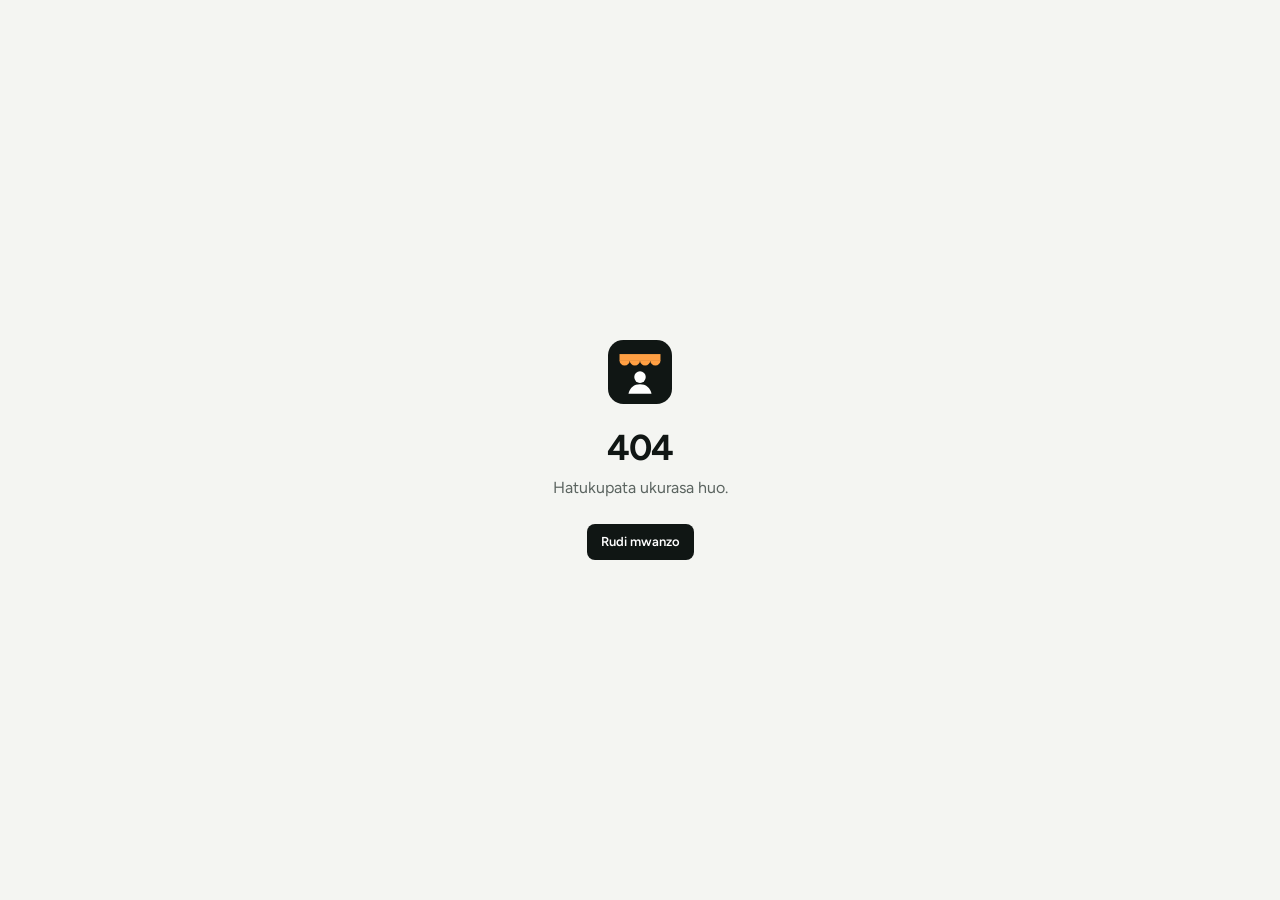
<file: index.html>
<!DOCTYPE html>
<html lang="sw">
<head>
  <meta charset="UTF-8">
  <meta name="viewport" content="width=device-width, initial-scale=1.0">
  <link rel="icon" type="image/svg+xml" href="/favicon.svg">
  <link rel="apple-touch-icon" href="/icon-192.png">
  <title>Dukani Wafanyakazi · Mahudhurio, advance, likizo na mishahara ya timu yako</title>
  <meta name="description" content="Dukani Wafanyakazi: mahudhurio kwa GPS na kifaa cha pamoja, advance, likizo na mishahara yenye NSSF, PAYE, SDL na WCF. Slipu kwa WhatsApp au PDF. Kwa Kiswahili na English.">
  <meta name="theme-color" content="#101614">
  <link rel="canonical" href="https://wafanyakazi.mwendavano.com/">
  <meta property="og:type" content="website">
  <meta property="og:site_name" content="Dukani Wafanyakazi">
  <meta property="og:locale" content="sw_TZ">
  <meta property="og:url" content="https://wafanyakazi.mwendavano.com/">
  <meta property="og:title" content="Dukani Wafanyakazi · Timu yako. Mkononi mwako.">
  <meta property="og:description" content="Mahudhurio, advance, likizo na mishahara ya timu yako — kwenye simu na kompyuta.">
  <meta property="og:image" content="https://wafanyakazi.mwendavano.com/icon-512.png">
  <link rel="preconnect" href="https://fonts.googleapis.com">
  <link rel="preconnect" href="https://fonts.gstatic.com" crossorigin>
  <link href="https://fonts.googleapis.com/css2?family=Caveat:wght@500;700&family=Figtree:wght@400;500;600;700;800&family=Geist+Mono:wght@500;600&display=swap" rel="stylesheet">
  <script type="module" crossorigin src="/assets/index-D5NWrTqj.js"></script>
  <link rel="stylesheet" crossorigin href="/assets/index-CJ5Ntpow.css">
</head>
<body>
  <div id="app"></div>
</body>
</html>
</file>
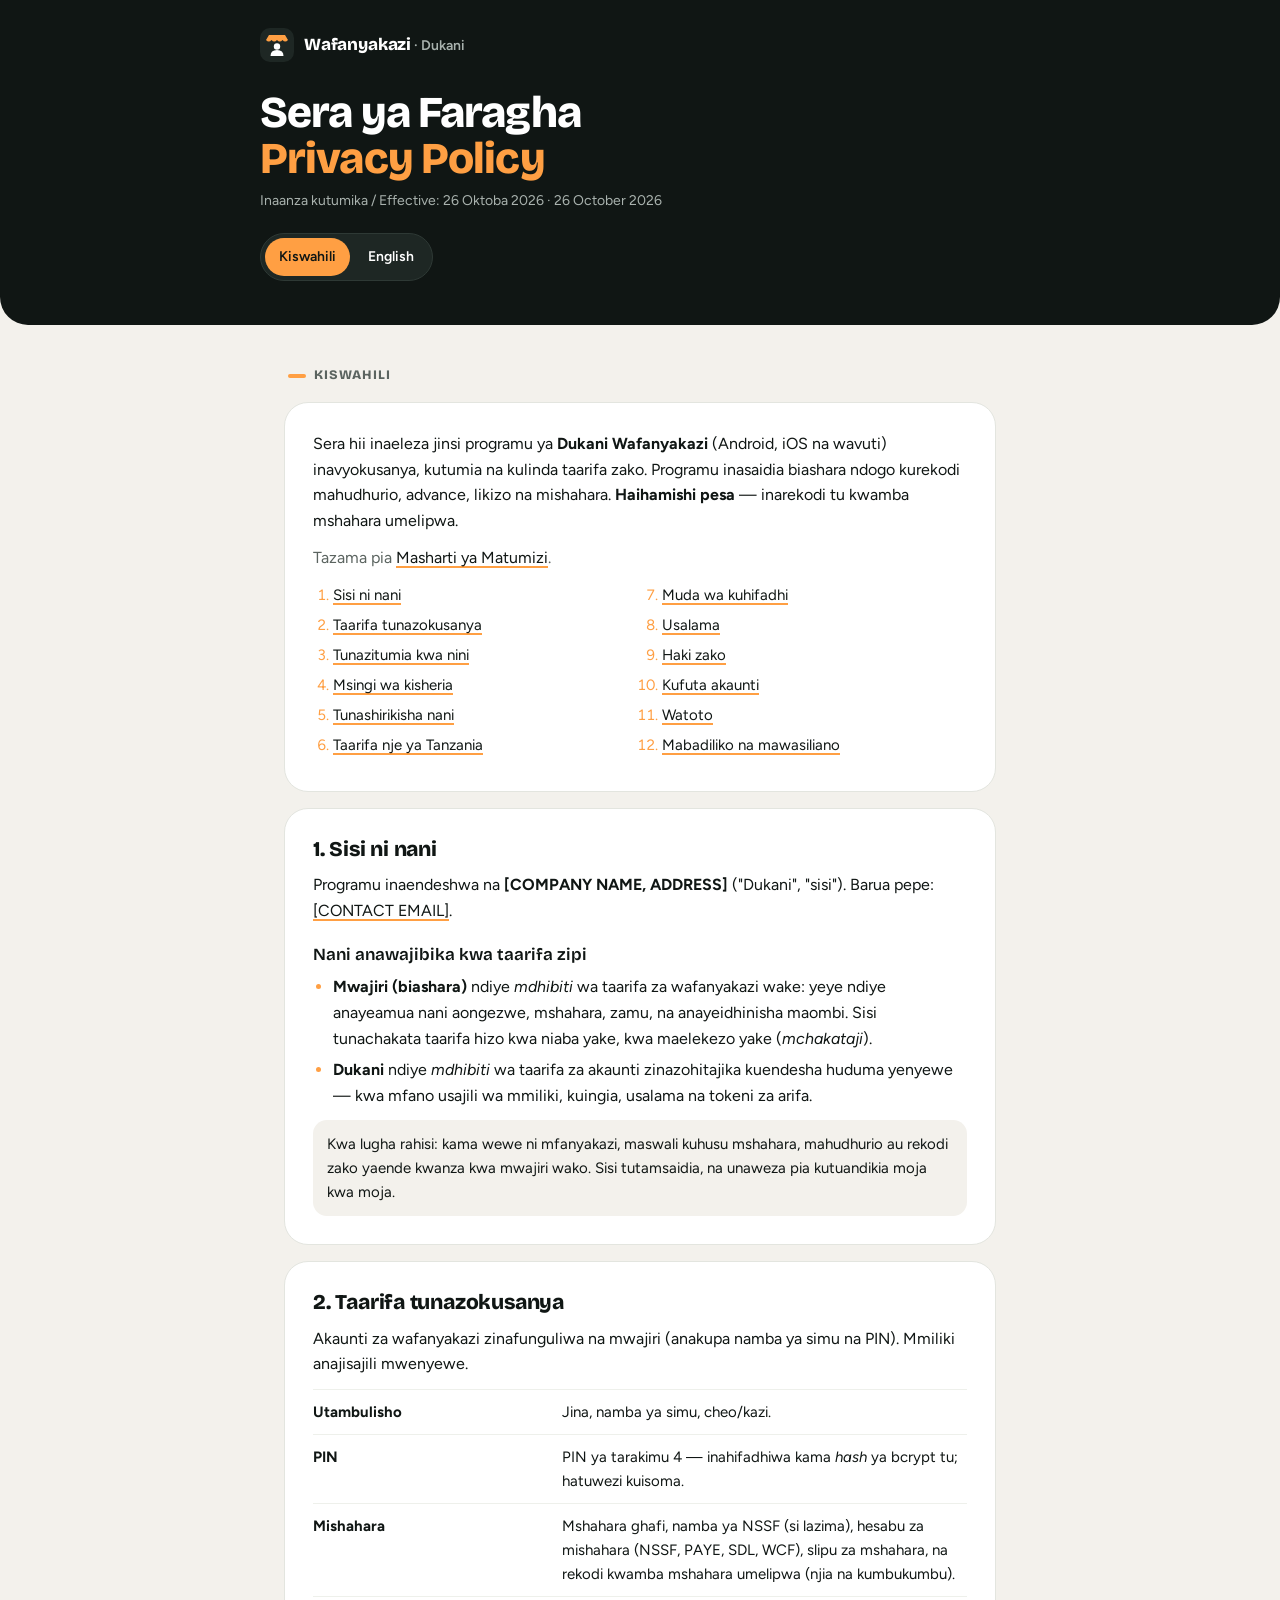
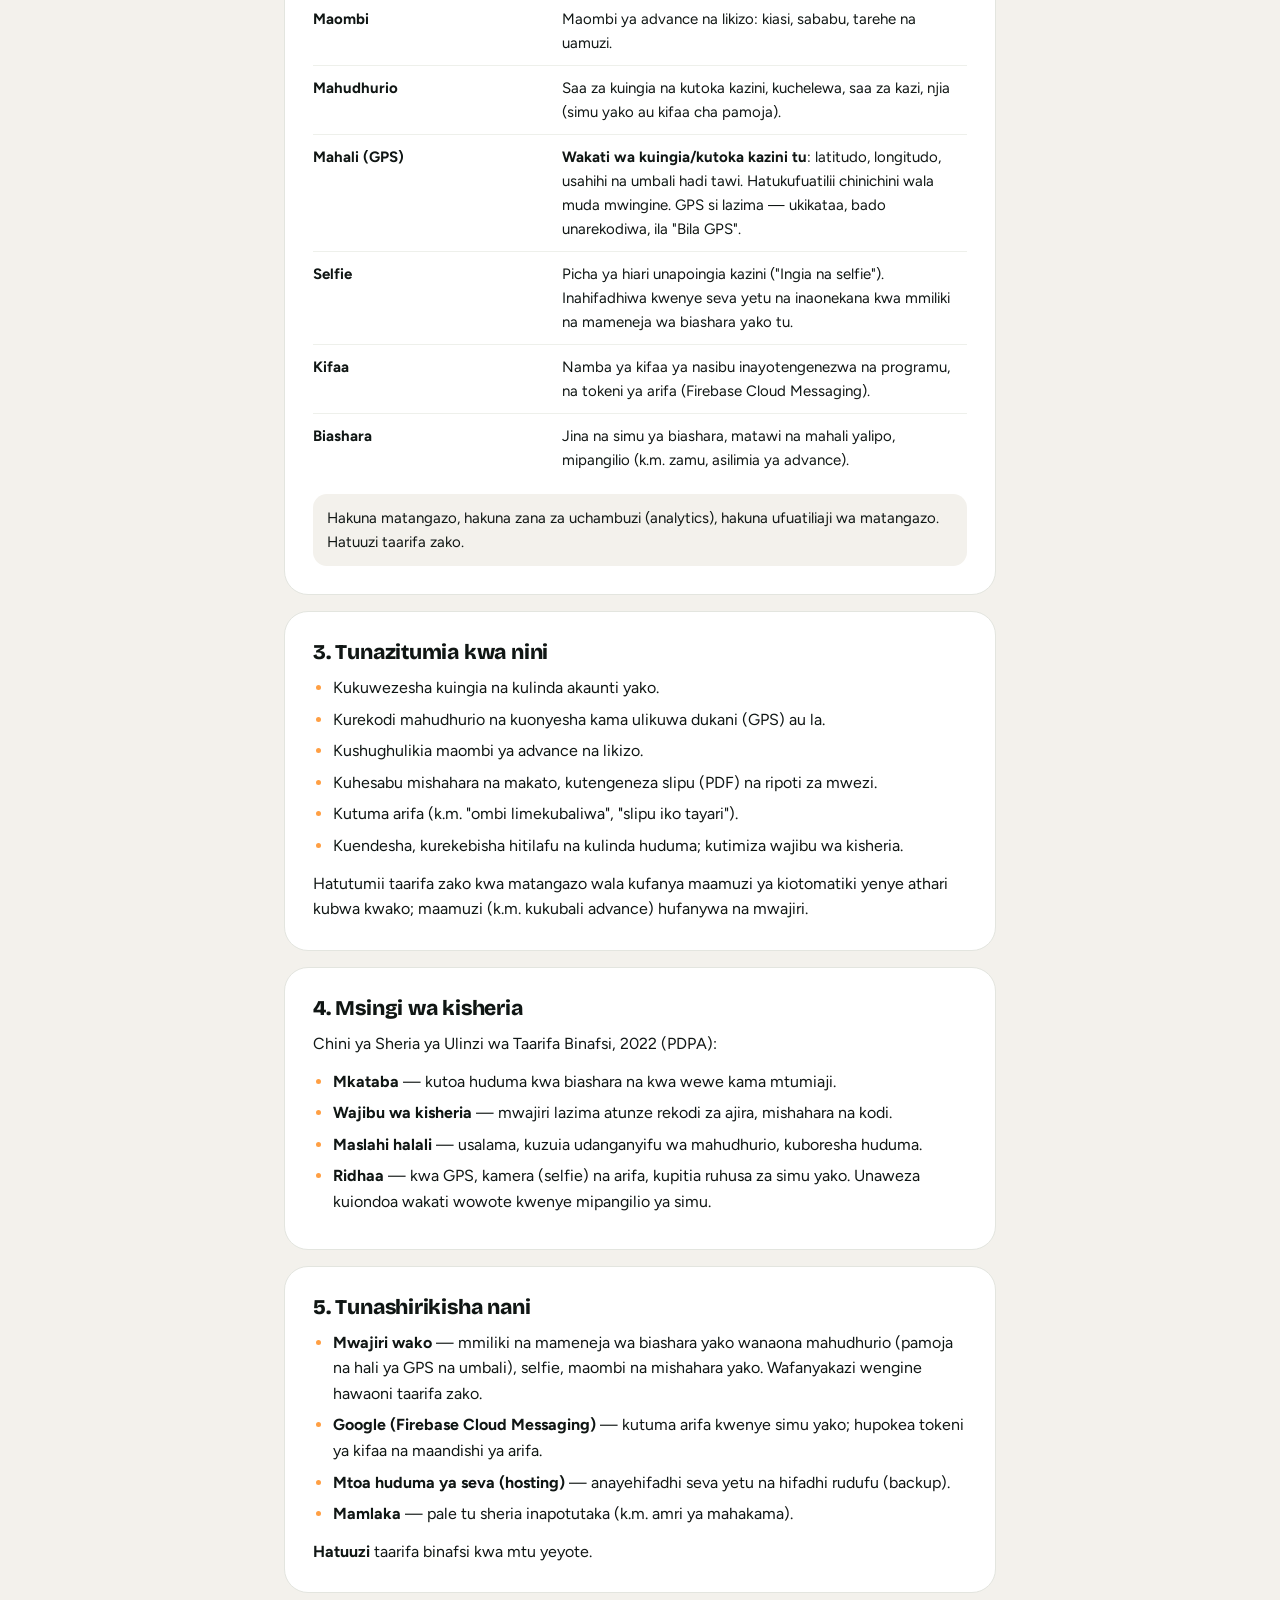
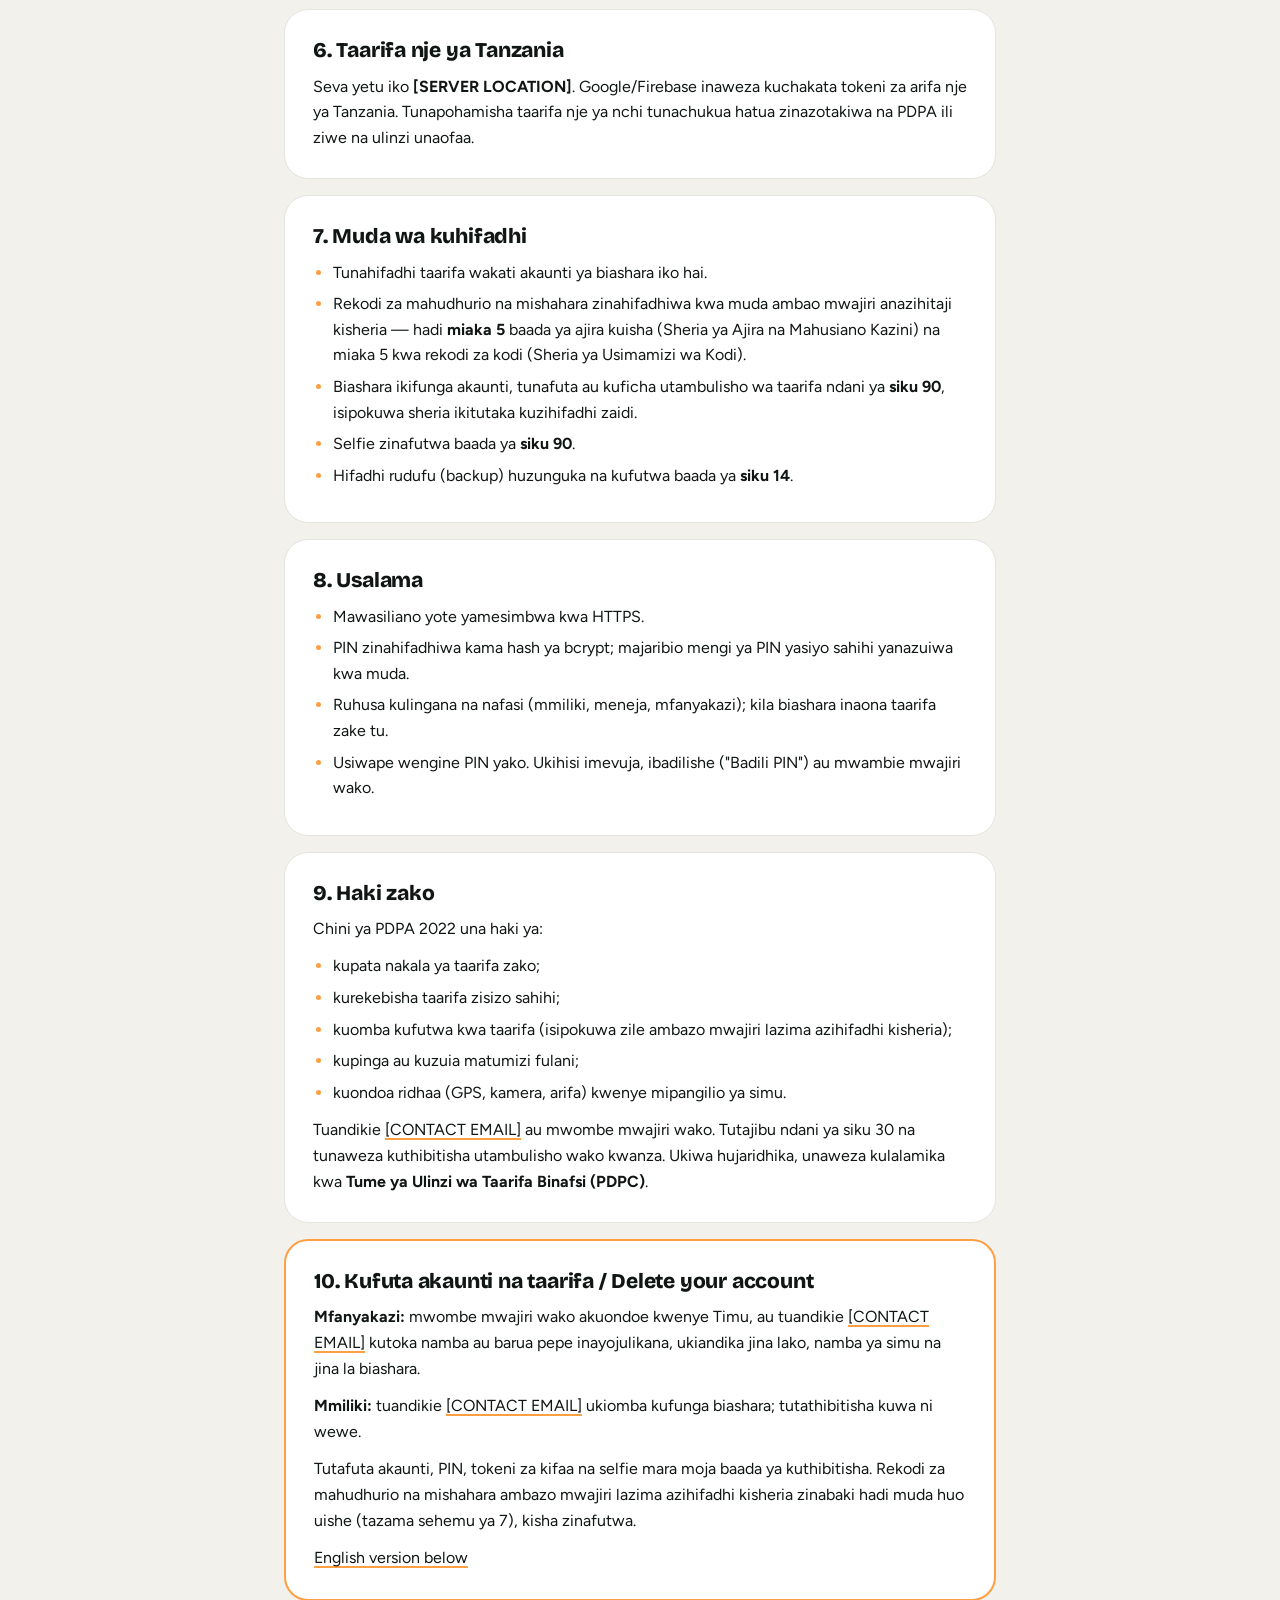
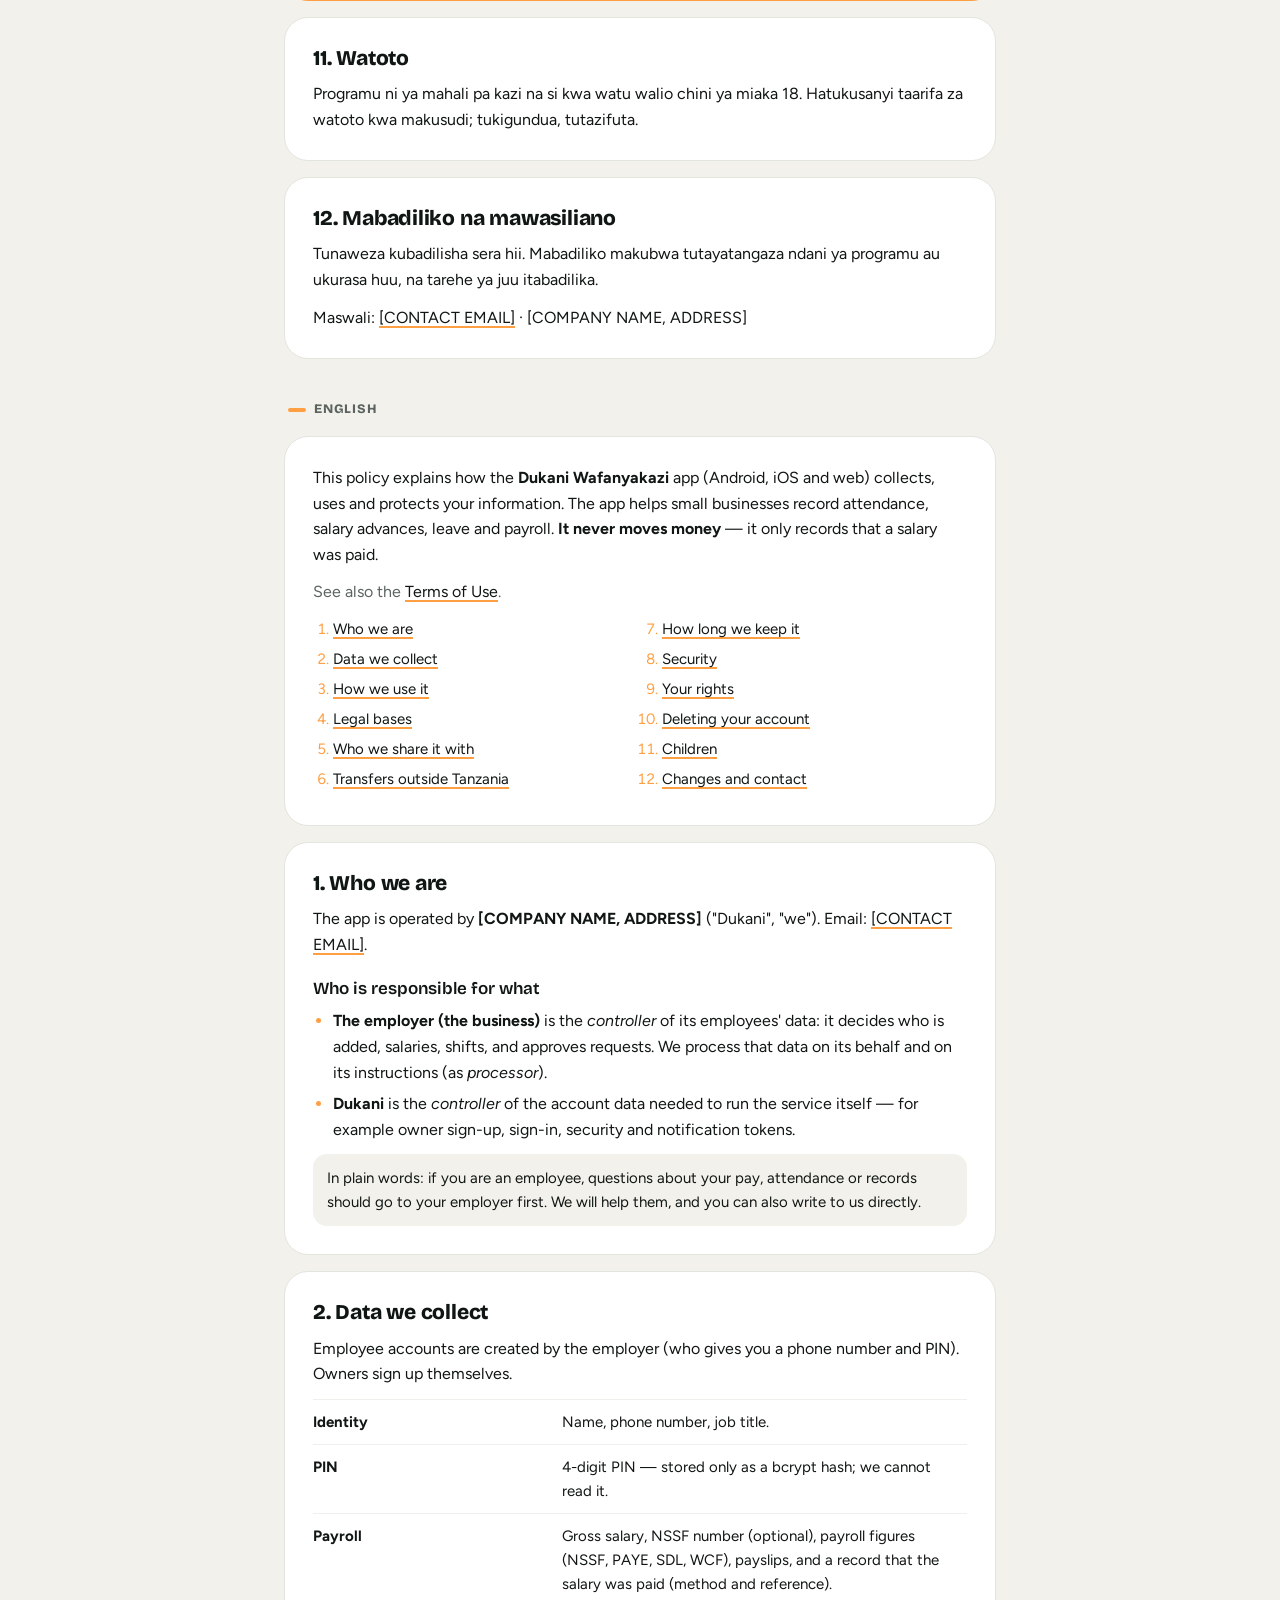
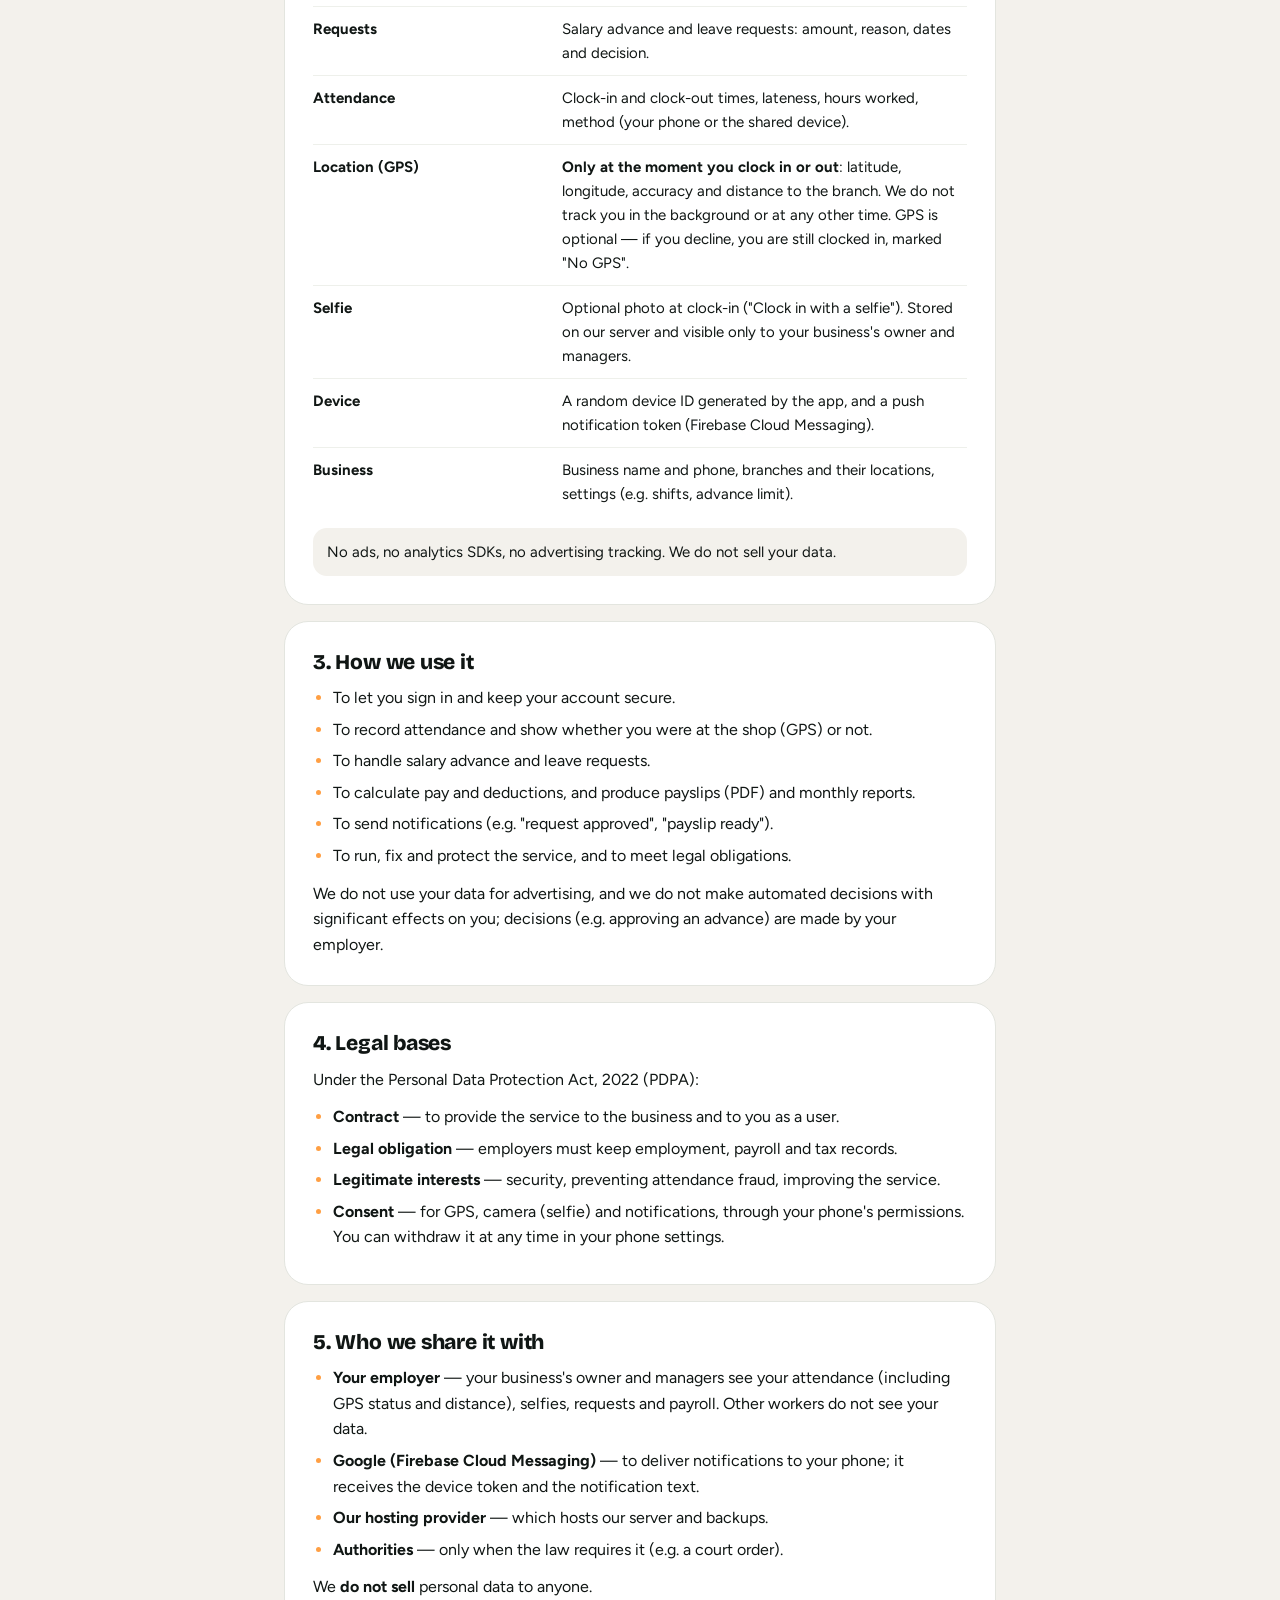
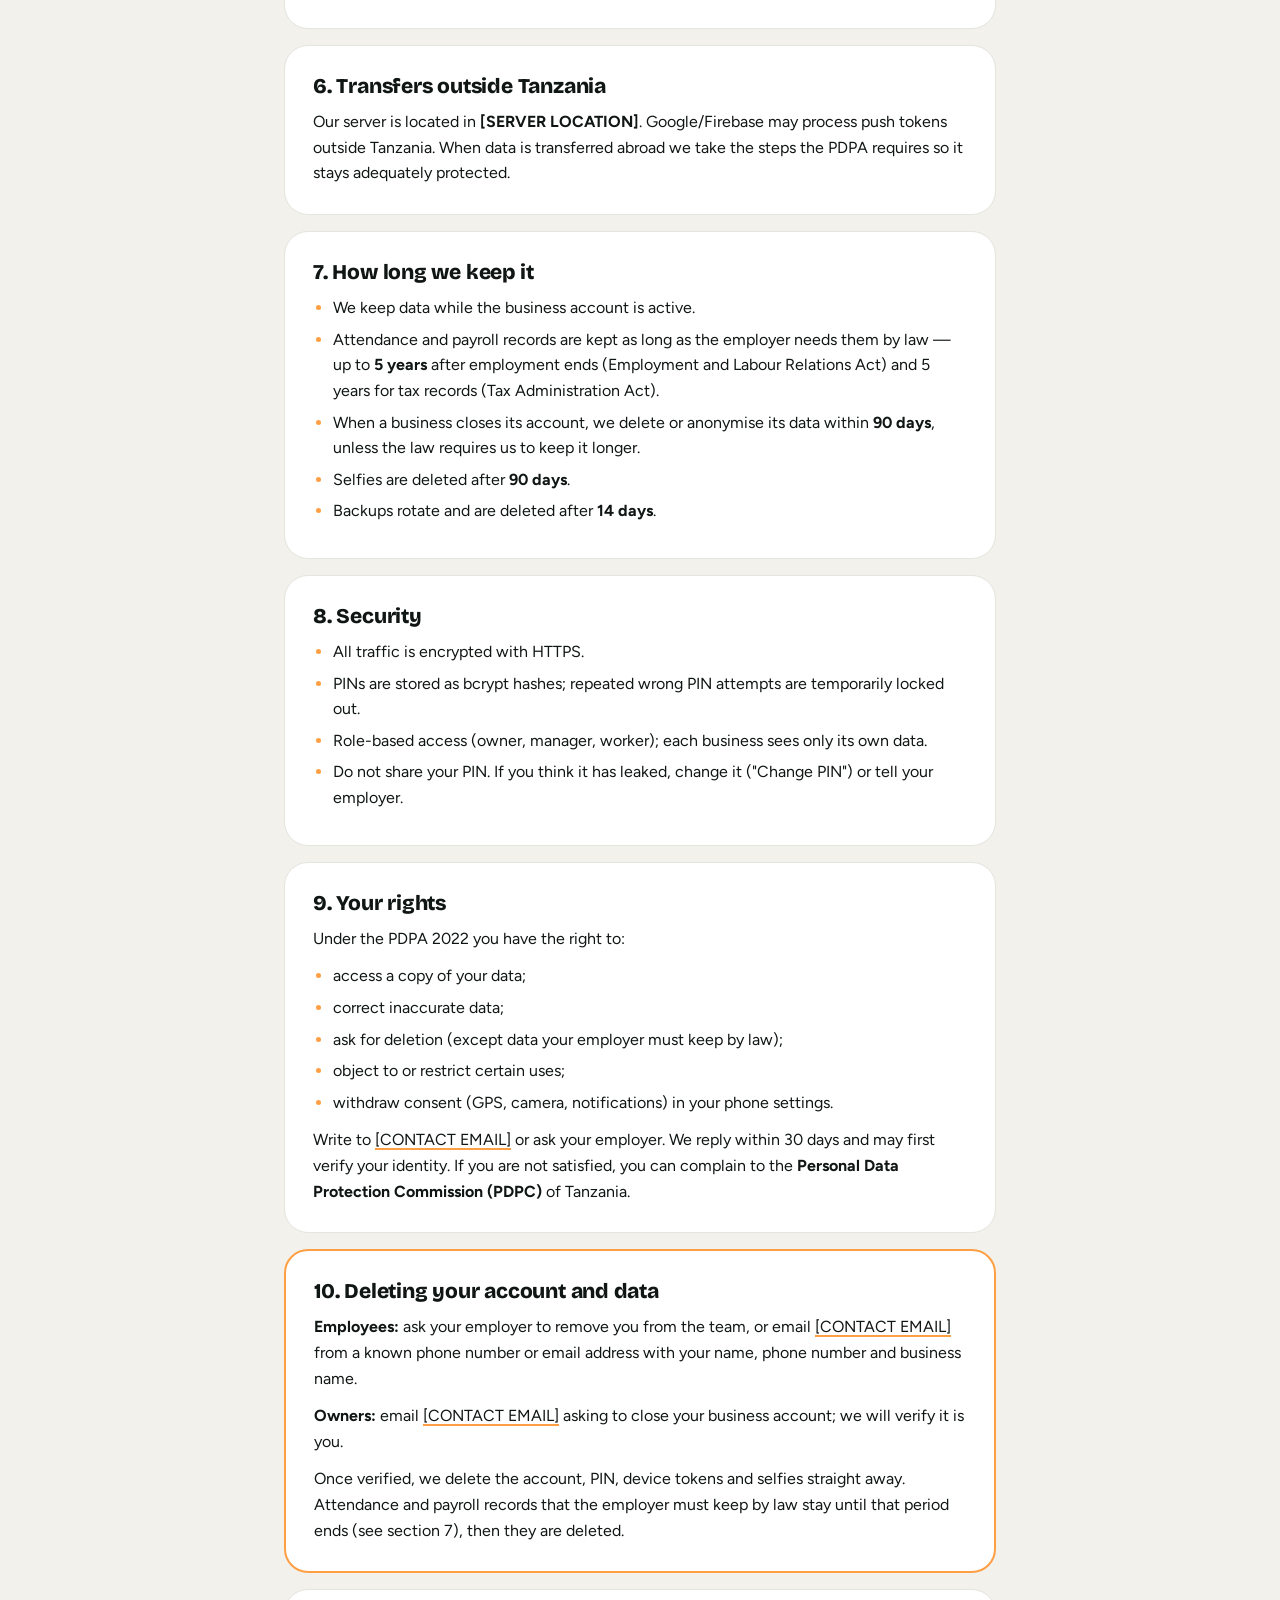
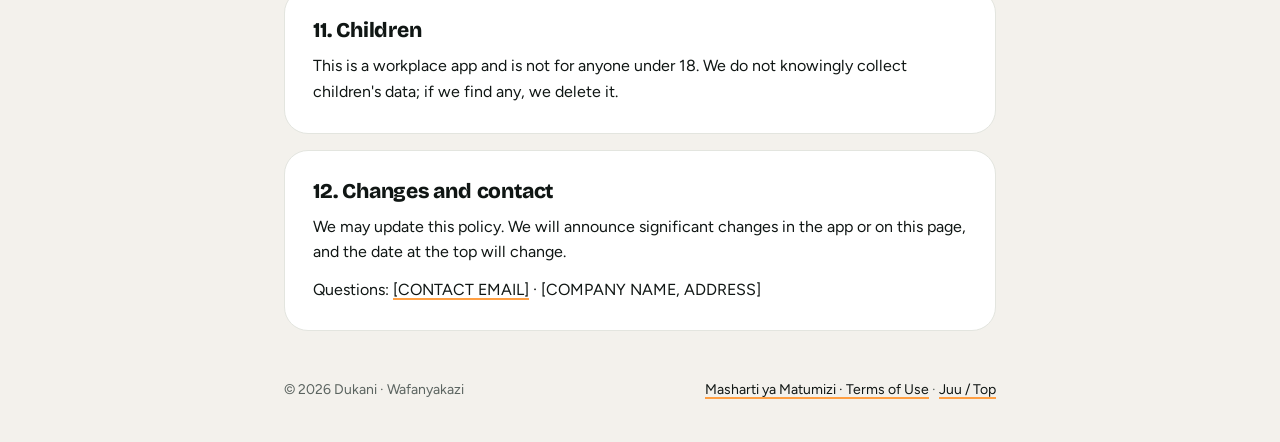
<file: privacy.html>
<!doctype html>
<html lang="sw">
<head>
<meta charset="utf-8">
<meta name="viewport" content="width=device-width, initial-scale=1">
<title>Sera ya Faragha · Privacy Policy — Dukani Wafanyakazi</title>
<meta name="description" content="Sera ya Faragha ya Dukani Wafanyakazi (Kiswahili na English).">
<meta name="theme-color" content="#101614">
<!--
  TEMPLATE — must be reviewed by a qualified lawyer in Tanzania before publishing.
  Replace every placeholder: [COMPANY NAME, ADDRESS], [CONTACT EMAIL], [SERVER LOCATION]. (Domain: wafanyakazi.mwendavano.com.)
  Implemented in the product: PIN brute-force lockout, selfie deletion after 90 days (SELFIE_RETENTION_DAYS),
  14-day backup rotation. Manual process: account/business closure deletion within 90 days.
-->
<link rel="preconnect" href="https://fonts.googleapis.com">
<link rel="preconnect" href="https://fonts.gstatic.com" crossorigin>
<link href="https://fonts.googleapis.com/css2?family=Bricolage+Grotesque:opsz,wght@12..96,600;12..96,800&family=Figtree:wght@400;600;700&display=swap" rel="stylesheet">
<style>
  :root {
    --ink: #101614; --ink-raised: #1E2724; --ink-line: #2E3935; --mango: #FF9F43;
    --ground: #F3F1EC; --surface: #FFFFFF; --muted: #5B6460; --muted-on-ink: #A9B2AE;
    --line: #E3E5DF; --divider: #EEF0EB; --text: #101614;
    --display: "Bricolage Grotesque", ui-rounded, "Segoe UI", system-ui, -apple-system, Roboto, sans-serif;
    --body: "Figtree", system-ui, -apple-system, "Segoe UI", Roboto, "Helvetica Neue", Arial, sans-serif;
  }
  * { box-sizing: border-box; }
  html { scroll-behavior: smooth; -webkit-text-size-adjust: 100%; }
  body { margin: 0; background: var(--ground); color: var(--text); font: 16px/1.6 var(--body); }
  a { color: var(--ink); text-decoration-color: var(--mango); text-decoration-thickness: 2px; text-underline-offset: 3px; }
  a:hover { color: #000; }
  .band { background: var(--ink); color: #fff; padding: 20px 16px 36px; border-radius: 0 0 28px 28px; }
  .wrap { max-width: 760px; margin: 0 auto; }
  .brand { display: flex; align-items: center; gap: 10px; color: var(--muted-on-ink); font-weight: 600; font-size: 14px; }
  .brand svg { flex: none; }
  .brand b { color: #fff; font-family: var(--display); font-weight: 800; font-size: 17px; letter-spacing: -0.01em; }
  h1 { font-family: var(--display); font-weight: 800; font-size: clamp(30px, 8vw, 44px); line-height: 1.05; letter-spacing: -0.02em; margin: 28px 0 8px; }
  h1 span { color: var(--mango); }
  .meta { color: var(--muted-on-ink); font-size: 14px; margin: 0; }
  .lang { display: inline-flex; gap: 4px; margin-top: 20px; background: var(--ink-raised); border: 1px solid var(--ink-line); border-radius: 999px; padding: 4px; }
  .lang a { color: #fff; text-decoration: none; font-weight: 600; font-size: 14px; padding: 8px 14px; border-radius: 999px; }
  .lang a:first-child { background: var(--mango); color: var(--ink); }
  main { padding: 0 16px 48px; }
  .card { background: var(--surface); border: 1px solid var(--line); border-radius: 22px; padding: 22px 20px; margin-top: 16px; }
  .lang-head { font-family: var(--display); font-weight: 800; font-size: 13px; letter-spacing: 0.08em; text-transform: uppercase; color: var(--muted); margin: 40px 4px 0; display: flex; align-items: center; gap: 8px; }
  .lang-head::before { content: ""; width: 18px; height: 4px; border-radius: 4px; background: var(--mango); }
  h2 { font-family: var(--display); font-weight: 800; font-size: 21px; line-height: 1.2; letter-spacing: -0.01em; margin: 0 0 10px; }
  h3 { font-family: var(--display); font-weight: 600; font-size: 17px; margin: 18px 0 6px; }
  p { margin: 0 0 12px; }
  p:last-child, ul:last-child { margin-bottom: 0; }
  ul { margin: 0 0 12px; padding-left: 20px; }
  li { margin-bottom: 6px; }
  li::marker { color: var(--mango); }
  .muted { color: var(--muted); }
  .note { background: var(--ground); border-radius: 14px; padding: 12px 14px; font-size: 15px; }
  .table { width: 100%; border-collapse: collapse; font-size: 15px; }
  .table th, .table td { text-align: left; vertical-align: top; padding: 10px 8px 10px 0; border-top: 1px solid var(--divider); }
  .table th { font-weight: 700; width: 38%; }
  .card.hl { border: 2px solid var(--mango); }
  .toc { columns: 2 220px; column-gap: 24px; padding-left: 20px; margin: 0; font-size: 15px; }
  footer { max-width: 760px; margin: 0 auto; padding: 0 16px 40px; color: var(--muted); font-size: 14px; display: flex; flex-wrap: wrap; gap: 8px 16px; justify-content: space-between; }
  :target { scroll-margin-top: 16px; }
  @media (min-width: 600px) { .card { padding: 28px; border-radius: 24px; } .band { padding: 28px 24px 44px; } main, footer { padding-left: 24px; padding-right: 24px; } }
</style>
</head>
<body>
<header class="band">
  <div class="wrap">
    <div class="brand">
      <svg width="34" height="34" viewBox="0 0 34 34" aria-hidden="true">
        <rect width="34" height="34" rx="10" fill="#1E2724"/>
        <path d="M6 12 L9 7 H25 L28 12 Z" fill="#FF9F43"/>
        <path d="M6 12 q2.75 3 5.5 0 q2.75 3 5.5 0 q2.75 3 5.5 0 q2.75 3 5.5 0" fill="#FF9F43"/>
        <circle cx="17" cy="18.5" r="3.2" fill="#fff"/>
        <path d="M10.5 28 q0-6 6.5-6 q6.5 0 6.5 6 Z" fill="#fff"/>
      </svg>
      <span><b>Wafanyakazi</b> · Dukani</span>
    </div>
    <h1>Sera ya Faragha<br><span>Privacy Policy</span></h1>
    <p class="meta">Inaanza kutumika / Effective: 26 Oktoba 2026 · 26 October 2026</p>
    <nav class="lang" aria-label="Lugha / Language">
      <a href="#sw" hreflang="sw">Kiswahili</a>
      <a href="#en" hreflang="en">English</a>
    </nav>
  </div>
</header>

<main class="wrap">

<!-- ===================== KISWAHILI ===================== -->
<section id="sw" lang="sw">
  <p class="lang-head">Kiswahili</p>

  <div class="card">
    <p>Sera hii inaeleza jinsi programu ya <b>Dukani Wafanyakazi</b> (Android, iOS na wavuti) inavyokusanya, kutumia na kulinda taarifa zako. Programu inasaidia biashara ndogo kurekodi mahudhurio, advance, likizo na mishahara. <b>Haihamishi pesa</b> — inarekodi tu kwamba mshahara umelipwa.</p>
    <p class="muted">Tazama pia <a href="terms.html#sw">Masharti ya Matumizi</a>.</p>
    <ol class="toc">
      <li><a href="#sw-who">Sisi ni nani</a></li>
      <li><a href="#sw-data">Taarifa tunazokusanya</a></li>
      <li><a href="#sw-why">Tunazitumia kwa nini</a></li>
      <li><a href="#sw-legal">Msingi wa kisheria</a></li>
      <li><a href="#sw-share">Tunashirikisha nani</a></li>
      <li><a href="#sw-transfer">Taarifa nje ya Tanzania</a></li>
      <li><a href="#sw-keep">Muda wa kuhifadhi</a></li>
      <li><a href="#sw-security">Usalama</a></li>
      <li><a href="#sw-rights">Haki zako</a></li>
      <li><a href="#delete">Kufuta akaunti</a></li>
      <li><a href="#sw-children">Watoto</a></li>
      <li><a href="#sw-changes">Mabadiliko na mawasiliano</a></li>
    </ol>
  </div>

  <div class="card" id="sw-who">
    <h2>1. Sisi ni nani</h2>
    <p>Programu inaendeshwa na <b>[COMPANY NAME, ADDRESS]</b> ("Dukani", "sisi"). Barua pepe: <a href="mailto:[CONTACT EMAIL]">[CONTACT EMAIL]</a>.</p>
    <h3>Nani anawajibika kwa taarifa zipi</h3>
    <ul>
      <li><b>Mwajiri (biashara)</b> ndiye <i>mdhibiti</i> wa taarifa za wafanyakazi wake: yeye ndiye anayeamua nani aongezwe, mshahara, zamu, na anayeidhinisha maombi. Sisi tunachakata taarifa hizo kwa niaba yake, kwa maelekezo yake (<i>mchakataji</i>).</li>
      <li><b>Dukani</b> ndiye <i>mdhibiti</i> wa taarifa za akaunti zinazohitajika kuendesha huduma yenyewe — kwa mfano usajili wa mmiliki, kuingia, usalama na tokeni za arifa.</li>
    </ul>
    <p class="note">Kwa lugha rahisi: kama wewe ni mfanyakazi, maswali kuhusu mshahara, mahudhurio au rekodi zako yaende kwanza kwa mwajiri wako. Sisi tutamsaidia, na unaweza pia kutuandikia moja kwa moja.</p>
  </div>

  <div class="card" id="sw-data">
    <h2>2. Taarifa tunazokusanya</h2>
    <p>Akaunti za wafanyakazi zinafunguliwa na mwajiri (anakupa namba ya simu na PIN). Mmiliki anajisajili mwenyewe.</p>
    <table class="table">
      <tr><th>Utambulisho</th><td>Jina, namba ya simu, cheo/kazi.</td></tr>
      <tr><th>PIN</th><td>PIN ya tarakimu 4 — inahifadhiwa kama <i>hash</i> ya bcrypt tu; hatuwezi kuisoma.</td></tr>
      <tr><th>Mishahara</th><td>Mshahara ghafi, namba ya NSSF (si lazima), hesabu za mishahara (NSSF, PAYE, SDL, WCF), slipu za mshahara, na rekodi kwamba mshahara umelipwa (njia na kumbukumbu).</td></tr>
      <tr><th>Maombi</th><td>Maombi ya advance na likizo: kiasi, sababu, tarehe na uamuzi.</td></tr>
      <tr><th>Mahudhurio</th><td>Saa za kuingia na kutoka kazini, kuchelewa, saa za kazi, njia (simu yako au kifaa cha pamoja).</td></tr>
      <tr><th>Mahali (GPS)</th><td><b>Wakati wa kuingia/kutoka kazini tu</b>: latitudo, longitudo, usahihi na umbali hadi tawi. Hatukufuatilii chinichini wala muda mwingine. GPS si lazima — ukikataa, bado unarekodiwa, ila "Bila GPS".</td></tr>
      <tr><th>Selfie</th><td>Picha ya hiari unapoingia kazini ("Ingia na selfie"). Inahifadhiwa kwenye seva yetu na inaonekana kwa mmiliki na mameneja wa biashara yako tu.</td></tr>
      <tr><th>Kifaa</th><td>Namba ya kifaa ya nasibu inayotengenezwa na programu, na tokeni ya arifa (Firebase Cloud Messaging).</td></tr>
      <tr><th>Biashara</th><td>Jina na simu ya biashara, matawi na mahali yalipo, mipangilio (k.m. zamu, asilimia ya advance).</td></tr>
    </table>
    <p class="note" style="margin-top:12px">Hakuna matangazo, hakuna zana za uchambuzi (analytics), hakuna ufuatiliaji wa matangazo. Hatuuzi taarifa zako.</p>
  </div>

  <div class="card" id="sw-why">
    <h2>3. Tunazitumia kwa nini</h2>
    <ul>
      <li>Kukuwezesha kuingia na kulinda akaunti yako.</li>
      <li>Kurekodi mahudhurio na kuonyesha kama ulikuwa dukani (GPS) au la.</li>
      <li>Kushughulikia maombi ya advance na likizo.</li>
      <li>Kuhesabu mishahara na makato, kutengeneza slipu (PDF) na ripoti za mwezi.</li>
      <li>Kutuma arifa (k.m. "ombi limekubaliwa", "slipu iko tayari").</li>
      <li>Kuendesha, kurekebisha hitilafu na kulinda huduma; kutimiza wajibu wa kisheria.</li>
    </ul>
    <p>Hatutumii taarifa zako kwa matangazo wala kufanya maamuzi ya kiotomatiki yenye athari kubwa kwako; maamuzi (k.m. kukubali advance) hufanywa na mwajiri.</p>
  </div>

  <div class="card" id="sw-legal">
    <h2>4. Msingi wa kisheria</h2>
    <p>Chini ya Sheria ya Ulinzi wa Taarifa Binafsi, 2022 (PDPA):</p>
    <ul>
      <li><b>Mkataba</b> — kutoa huduma kwa biashara na kwa wewe kama mtumiaji.</li>
      <li><b>Wajibu wa kisheria</b> — mwajiri lazima atunze rekodi za ajira, mishahara na kodi.</li>
      <li><b>Maslahi halali</b> — usalama, kuzuia udanganyifu wa mahudhurio, kuboresha huduma.</li>
      <li><b>Ridhaa</b> — kwa GPS, kamera (selfie) na arifa, kupitia ruhusa za simu yako. Unaweza kuiondoa wakati wowote kwenye mipangilio ya simu.</li>
    </ul>
  </div>

  <div class="card" id="sw-share">
    <h2>5. Tunashirikisha nani</h2>
    <ul>
      <li><b>Mwajiri wako</b> — mmiliki na mameneja wa biashara yako wanaona mahudhurio (pamoja na hali ya GPS na umbali), selfie, maombi na mishahara yako. Wafanyakazi wengine hawaoni taarifa zako.</li>
      <li><b>Google (Firebase Cloud Messaging)</b> — kutuma arifa kwenye simu yako; hupokea tokeni ya kifaa na maandishi ya arifa.</li>
      <li><b>Mtoa huduma ya seva (hosting)</b> — anayehifadhi seva yetu na hifadhi rudufu (backup).</li>
      <li><b>Mamlaka</b> — pale tu sheria inapotutaka (k.m. amri ya mahakama).</li>
    </ul>
    <p><b>Hatuuzi</b> taarifa binafsi kwa mtu yeyote.</p>
  </div>

  <div class="card" id="sw-transfer">
    <h2>6. Taarifa nje ya Tanzania</h2>
    <p>Seva yetu iko <b>[SERVER LOCATION]</b>. Google/Firebase inaweza kuchakata tokeni za arifa nje ya Tanzania. Tunapohamisha taarifa nje ya nchi tunachukua hatua zinazotakiwa na PDPA ili ziwe na ulinzi unaofaa.</p>
  </div>

  <div class="card" id="sw-keep">
    <h2>7. Muda wa kuhifadhi</h2>
    <ul>
      <li>Tunahifadhi taarifa wakati akaunti ya biashara iko hai.</li>
      <li>Rekodi za mahudhurio na mishahara zinahifadhiwa kwa muda ambao mwajiri anazihitaji kisheria — hadi <b>miaka 5</b> baada ya ajira kuisha (Sheria ya Ajira na Mahusiano Kazini) na miaka 5 kwa rekodi za kodi (Sheria ya Usimamizi wa Kodi).</li>
      <li>Biashara ikifunga akaunti, tunafuta au kuficha utambulisho wa taarifa ndani ya <b>siku 90</b>, isipokuwa sheria ikitutaka kuzihifadhi zaidi.</li>
      <li>Selfie zinafutwa baada ya <b>siku 90</b>.</li>
      <li>Hifadhi rudufu (backup) huzunguka na kufutwa baada ya <b>siku 14</b>.</li>
    </ul>
  </div>

  <div class="card" id="sw-security">
    <h2>8. Usalama</h2>
    <ul>
      <li>Mawasiliano yote yamesimbwa kwa HTTPS.</li>
      <li>PIN zinahifadhiwa kama hash ya bcrypt; majaribio mengi ya PIN yasiyo sahihi yanazuiwa kwa muda.</li>
      <li>Ruhusa kulingana na nafasi (mmiliki, meneja, mfanyakazi); kila biashara inaona taarifa zake tu.</li>
      <li>Usiwape wengine PIN yako. Ukihisi imevuja, ibadilishe ("Badili PIN") au mwambie mwajiri wako.</li>
    </ul>
  </div>

  <div class="card" id="sw-rights">
    <h2>9. Haki zako</h2>
    <p>Chini ya PDPA 2022 una haki ya:</p>
    <ul>
      <li>kupata nakala ya taarifa zako;</li>
      <li>kurekebisha taarifa zisizo sahihi;</li>
      <li>kuomba kufutwa kwa taarifa (isipokuwa zile ambazo mwajiri lazima azihifadhi kisheria);</li>
      <li>kupinga au kuzuia matumizi fulani;</li>
      <li>kuondoa ridhaa (GPS, kamera, arifa) kwenye mipangilio ya simu.</li>
    </ul>
    <p>Tuandikie <a href="mailto:[CONTACT EMAIL]">[CONTACT EMAIL]</a> au mwombe mwajiri wako. Tutajibu ndani ya siku 30 na tunaweza kuthibitisha utambulisho wako kwanza. Ukiwa hujaridhika, unaweza kulalamika kwa <b>Tume ya Ulinzi wa Taarifa Binafsi (PDPC)</b>.</p>
  </div>

  <div class="card hl" id="delete">
    <h2>10. Kufuta akaunti na taarifa / Delete your account</h2>
    <p><b>Mfanyakazi:</b> mwombe mwajiri wako akuondoe kwenye Timu, au tuandikie <a href="mailto:[CONTACT EMAIL]?subject=Futa%20akaunti">[CONTACT EMAIL]</a> kutoka namba au barua pepe inayojulikana, ukiandika jina lako, namba ya simu na jina la biashara.</p>
    <p><b>Mmiliki:</b> tuandikie <a href="mailto:[CONTACT EMAIL]?subject=Futa%20biashara">[CONTACT EMAIL]</a> ukiomba kufunga biashara; tutathibitisha kuwa ni wewe.</p>
    <p>Tutafuta akaunti, PIN, tokeni za kifaa na selfie mara moja baada ya kuthibitisha. Rekodi za mahudhurio na mishahara ambazo mwajiri lazima azihifadhi kisheria zinabaki hadi muda huo uishe (tazama sehemu ya 7), kisha zinafutwa.</p>
    <p class="muted"><a href="#en-delete">English version below</a></p>
  </div>

  <div class="card" id="sw-children">
    <h2>11. Watoto</h2>
    <p>Programu ni ya mahali pa kazi na si kwa watu walio chini ya miaka 18. Hatukusanyi taarifa za watoto kwa makusudi; tukigundua, tutazifuta.</p>
  </div>

  <div class="card" id="sw-changes">
    <h2>12. Mabadiliko na mawasiliano</h2>
    <p>Tunaweza kubadilisha sera hii. Mabadiliko makubwa tutayatangaza ndani ya programu au ukurasa huu, na tarehe ya juu itabadilika.</p>
    <p>Maswali: <a href="mailto:[CONTACT EMAIL]">[CONTACT EMAIL]</a> · [COMPANY NAME, ADDRESS]</p>
  </div>
</section>

<!-- ===================== ENGLISH ===================== -->
<section id="en" lang="en">
  <p class="lang-head">English</p>

  <div class="card">
    <p>This policy explains how the <b>Dukani Wafanyakazi</b> app (Android, iOS and web) collects, uses and protects your information. The app helps small businesses record attendance, salary advances, leave and payroll. <b>It never moves money</b> — it only records that a salary was paid.</p>
    <p class="muted">See also the <a href="terms.html#en">Terms of Use</a>.</p>
    <ol class="toc">
      <li><a href="#en-who">Who we are</a></li>
      <li><a href="#en-data">Data we collect</a></li>
      <li><a href="#en-why">How we use it</a></li>
      <li><a href="#en-legal">Legal bases</a></li>
      <li><a href="#en-share">Who we share it with</a></li>
      <li><a href="#en-transfer">Transfers outside Tanzania</a></li>
      <li><a href="#en-keep">How long we keep it</a></li>
      <li><a href="#en-security">Security</a></li>
      <li><a href="#en-rights">Your rights</a></li>
      <li><a href="#en-delete">Deleting your account</a></li>
      <li><a href="#en-children">Children</a></li>
      <li><a href="#en-changes">Changes and contact</a></li>
    </ol>
  </div>

  <div class="card" id="en-who">
    <h2>1. Who we are</h2>
    <p>The app is operated by <b>[COMPANY NAME, ADDRESS]</b> ("Dukani", "we"). Email: <a href="mailto:[CONTACT EMAIL]">[CONTACT EMAIL]</a>.</p>
    <h3>Who is responsible for what</h3>
    <ul>
      <li><b>The employer (the business)</b> is the <i>controller</i> of its employees' data: it decides who is added, salaries, shifts, and approves requests. We process that data on its behalf and on its instructions (as <i>processor</i>).</li>
      <li><b>Dukani</b> is the <i>controller</i> of the account data needed to run the service itself — for example owner sign-up, sign-in, security and notification tokens.</li>
    </ul>
    <p class="note">In plain words: if you are an employee, questions about your pay, attendance or records should go to your employer first. We will help them, and you can also write to us directly.</p>
  </div>

  <div class="card" id="en-data">
    <h2>2. Data we collect</h2>
    <p>Employee accounts are created by the employer (who gives you a phone number and PIN). Owners sign up themselves.</p>
    <table class="table">
      <tr><th>Identity</th><td>Name, phone number, job title.</td></tr>
      <tr><th>PIN</th><td>4-digit PIN — stored only as a bcrypt hash; we cannot read it.</td></tr>
      <tr><th>Payroll</th><td>Gross salary, NSSF number (optional), payroll figures (NSSF, PAYE, SDL, WCF), payslips, and a record that the salary was paid (method and reference).</td></tr>
      <tr><th>Requests</th><td>Salary advance and leave requests: amount, reason, dates and decision.</td></tr>
      <tr><th>Attendance</th><td>Clock-in and clock-out times, lateness, hours worked, method (your phone or the shared device).</td></tr>
      <tr><th>Location (GPS)</th><td><b>Only at the moment you clock in or out</b>: latitude, longitude, accuracy and distance to the branch. We do not track you in the background or at any other time. GPS is optional — if you decline, you are still clocked in, marked "No GPS".</td></tr>
      <tr><th>Selfie</th><td>Optional photo at clock-in ("Clock in with a selfie"). Stored on our server and visible only to your business's owner and managers.</td></tr>
      <tr><th>Device</th><td>A random device ID generated by the app, and a push notification token (Firebase Cloud Messaging).</td></tr>
      <tr><th>Business</th><td>Business name and phone, branches and their locations, settings (e.g. shifts, advance limit).</td></tr>
    </table>
    <p class="note" style="margin-top:12px">No ads, no analytics SDKs, no advertising tracking. We do not sell your data.</p>
  </div>

  <div class="card" id="en-why">
    <h2>3. How we use it</h2>
    <ul>
      <li>To let you sign in and keep your account secure.</li>
      <li>To record attendance and show whether you were at the shop (GPS) or not.</li>
      <li>To handle salary advance and leave requests.</li>
      <li>To calculate pay and deductions, and produce payslips (PDF) and monthly reports.</li>
      <li>To send notifications (e.g. "request approved", "payslip ready").</li>
      <li>To run, fix and protect the service, and to meet legal obligations.</li>
    </ul>
    <p>We do not use your data for advertising, and we do not make automated decisions with significant effects on you; decisions (e.g. approving an advance) are made by your employer.</p>
  </div>

  <div class="card" id="en-legal">
    <h2>4. Legal bases</h2>
    <p>Under the Personal Data Protection Act, 2022 (PDPA):</p>
    <ul>
      <li><b>Contract</b> — to provide the service to the business and to you as a user.</li>
      <li><b>Legal obligation</b> — employers must keep employment, payroll and tax records.</li>
      <li><b>Legitimate interests</b> — security, preventing attendance fraud, improving the service.</li>
      <li><b>Consent</b> — for GPS, camera (selfie) and notifications, through your phone's permissions. You can withdraw it at any time in your phone settings.</li>
    </ul>
  </div>

  <div class="card" id="en-share">
    <h2>5. Who we share it with</h2>
    <ul>
      <li><b>Your employer</b> — your business's owner and managers see your attendance (including GPS status and distance), selfies, requests and payroll. Other workers do not see your data.</li>
      <li><b>Google (Firebase Cloud Messaging)</b> — to deliver notifications to your phone; it receives the device token and the notification text.</li>
      <li><b>Our hosting provider</b> — which hosts our server and backups.</li>
      <li><b>Authorities</b> — only when the law requires it (e.g. a court order).</li>
    </ul>
    <p>We <b>do not sell</b> personal data to anyone.</p>
  </div>

  <div class="card" id="en-transfer">
    <h2>6. Transfers outside Tanzania</h2>
    <p>Our server is located in <b>[SERVER LOCATION]</b>. Google/Firebase may process push tokens outside Tanzania. When data is transferred abroad we take the steps the PDPA requires so it stays adequately protected.</p>
  </div>

  <div class="card" id="en-keep">
    <h2>7. How long we keep it</h2>
    <ul>
      <li>We keep data while the business account is active.</li>
      <li>Attendance and payroll records are kept as long as the employer needs them by law — up to <b>5 years</b> after employment ends (Employment and Labour Relations Act) and 5 years for tax records (Tax Administration Act).</li>
      <li>When a business closes its account, we delete or anonymise its data within <b>90 days</b>, unless the law requires us to keep it longer.</li>
      <li>Selfies are deleted after <b>90 days</b>.</li>
      <li>Backups rotate and are deleted after <b>14 days</b>.</li>
    </ul>
  </div>

  <div class="card" id="en-security">
    <h2>8. Security</h2>
    <ul>
      <li>All traffic is encrypted with HTTPS.</li>
      <li>PINs are stored as bcrypt hashes; repeated wrong PIN attempts are temporarily locked out.</li>
      <li>Role-based access (owner, manager, worker); each business sees only its own data.</li>
      <li>Do not share your PIN. If you think it has leaked, change it ("Change PIN") or tell your employer.</li>
    </ul>
  </div>

  <div class="card" id="en-rights">
    <h2>9. Your rights</h2>
    <p>Under the PDPA 2022 you have the right to:</p>
    <ul>
      <li>access a copy of your data;</li>
      <li>correct inaccurate data;</li>
      <li>ask for deletion (except data your employer must keep by law);</li>
      <li>object to or restrict certain uses;</li>
      <li>withdraw consent (GPS, camera, notifications) in your phone settings.</li>
    </ul>
    <p>Write to <a href="mailto:[CONTACT EMAIL]">[CONTACT EMAIL]</a> or ask your employer. We reply within 30 days and may first verify your identity. If you are not satisfied, you can complain to the <b>Personal Data Protection Commission (PDPC)</b> of Tanzania.</p>
  </div>

  <div class="card hl" id="en-delete">
    <h2>10. Deleting your account and data</h2>
    <p><b>Employees:</b> ask your employer to remove you from the team, or email <a href="mailto:[CONTACT EMAIL]?subject=Delete%20my%20account">[CONTACT EMAIL]</a> from a known phone number or email address with your name, phone number and business name.</p>
    <p><b>Owners:</b> email <a href="mailto:[CONTACT EMAIL]?subject=Close%20my%20business">[CONTACT EMAIL]</a> asking to close your business account; we will verify it is you.</p>
    <p>Once verified, we delete the account, PIN, device tokens and selfies straight away. Attendance and payroll records that the employer must keep by law stay until that period ends (see section 7), then they are deleted.</p>
  </div>

  <div class="card" id="en-children">
    <h2>11. Children</h2>
    <p>This is a workplace app and is not for anyone under 18. We do not knowingly collect children's data; if we find any, we delete it.</p>
  </div>

  <div class="card" id="en-changes">
    <h2>12. Changes and contact</h2>
    <p>We may update this policy. We will announce significant changes in the app or on this page, and the date at the top will change.</p>
    <p>Questions: <a href="mailto:[CONTACT EMAIL]">[CONTACT EMAIL]</a> · [COMPANY NAME, ADDRESS]</p>
  </div>
</section>
</main>

<footer>
  <span>© 2026 Dukani · Wafanyakazi</span>
  <span><a href="terms.html">Masharti ya Matumizi · Terms of Use</a> · <a href="#sw">Juu / Top</a></span>
</footer>
</body>
</html>
</file>
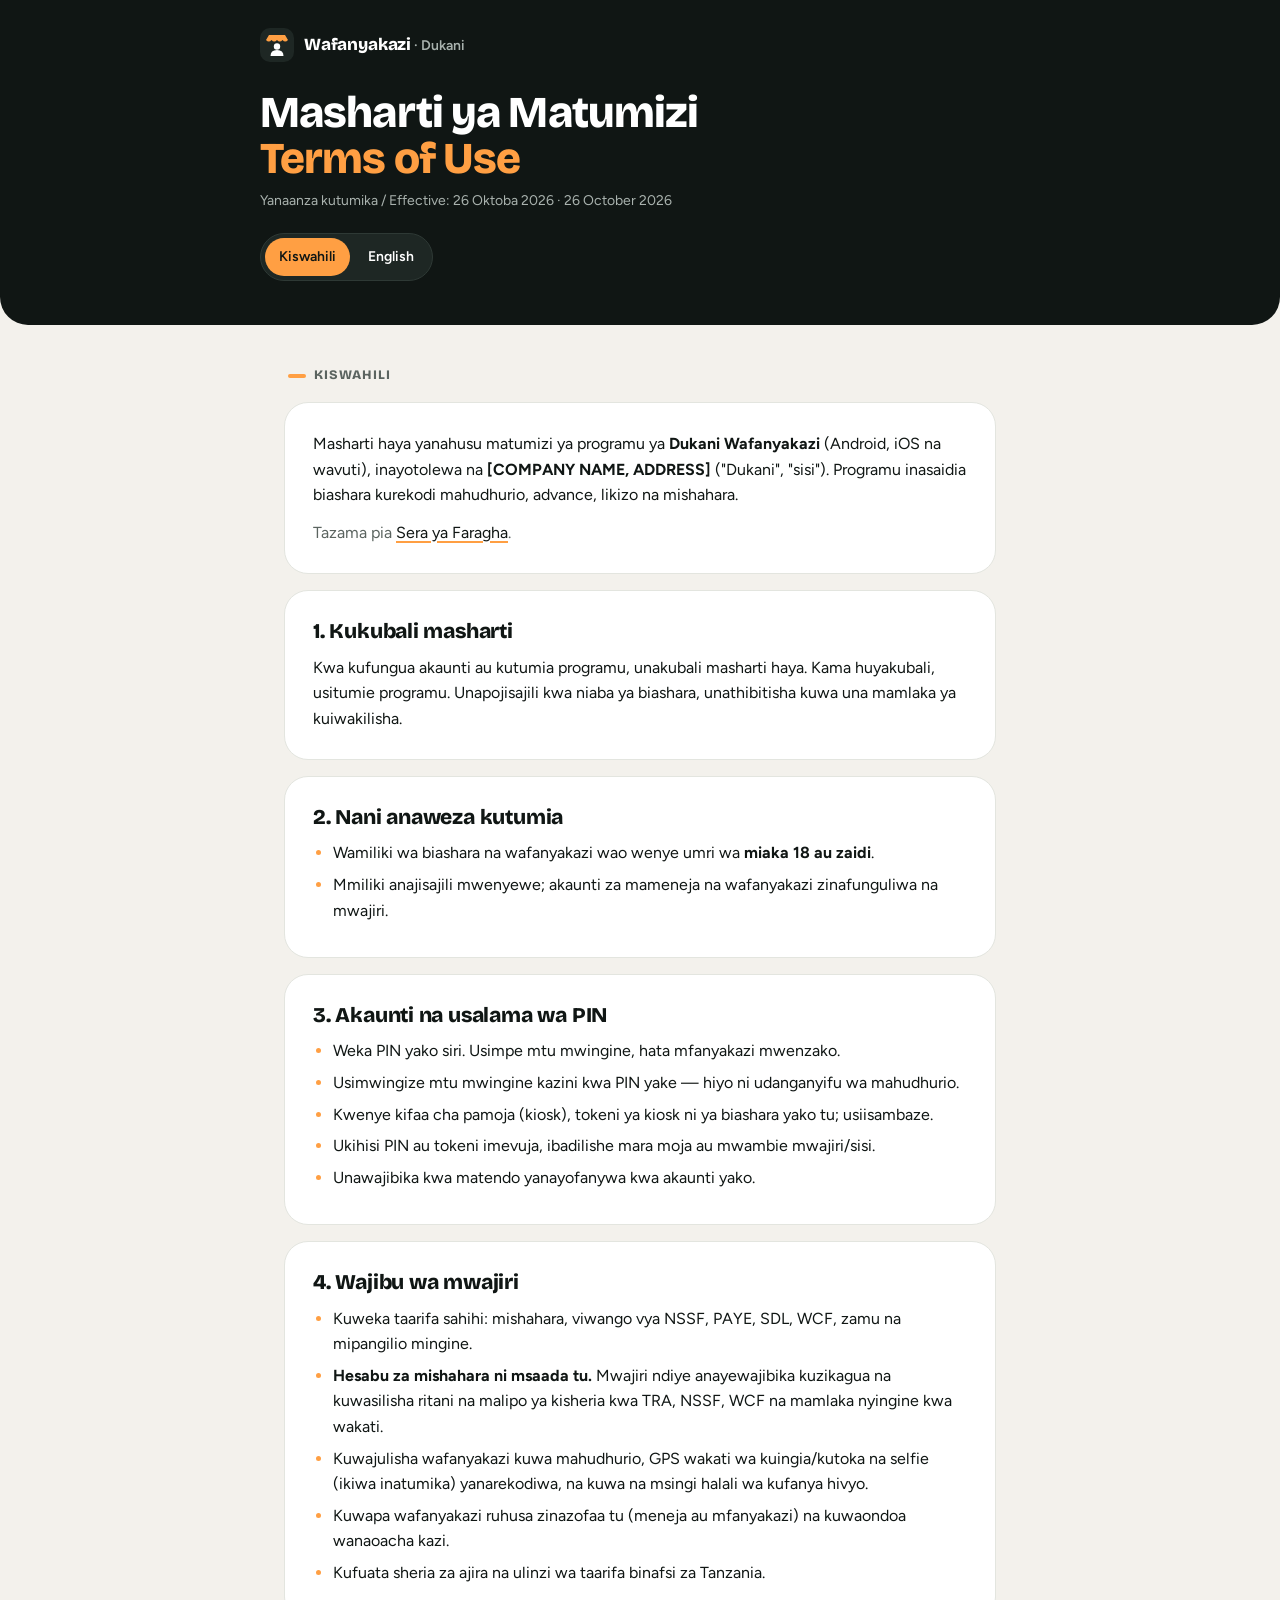
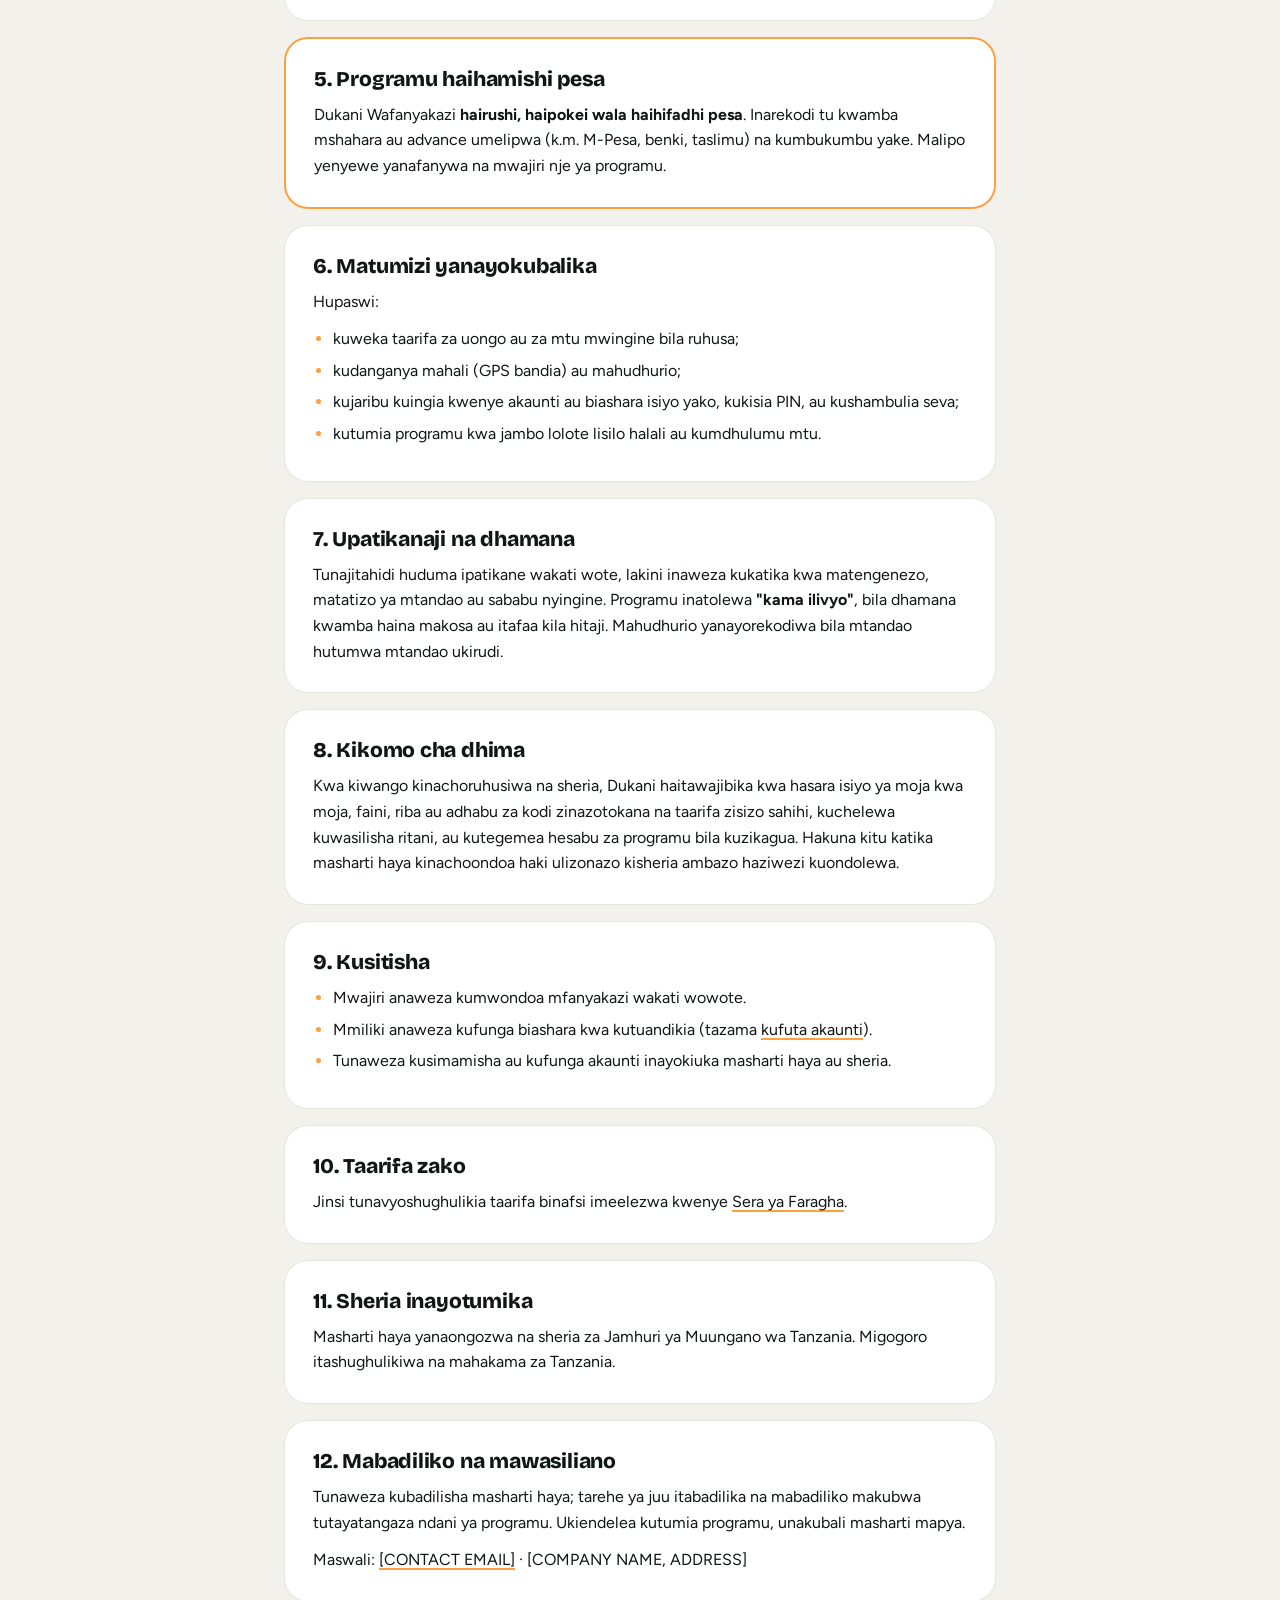
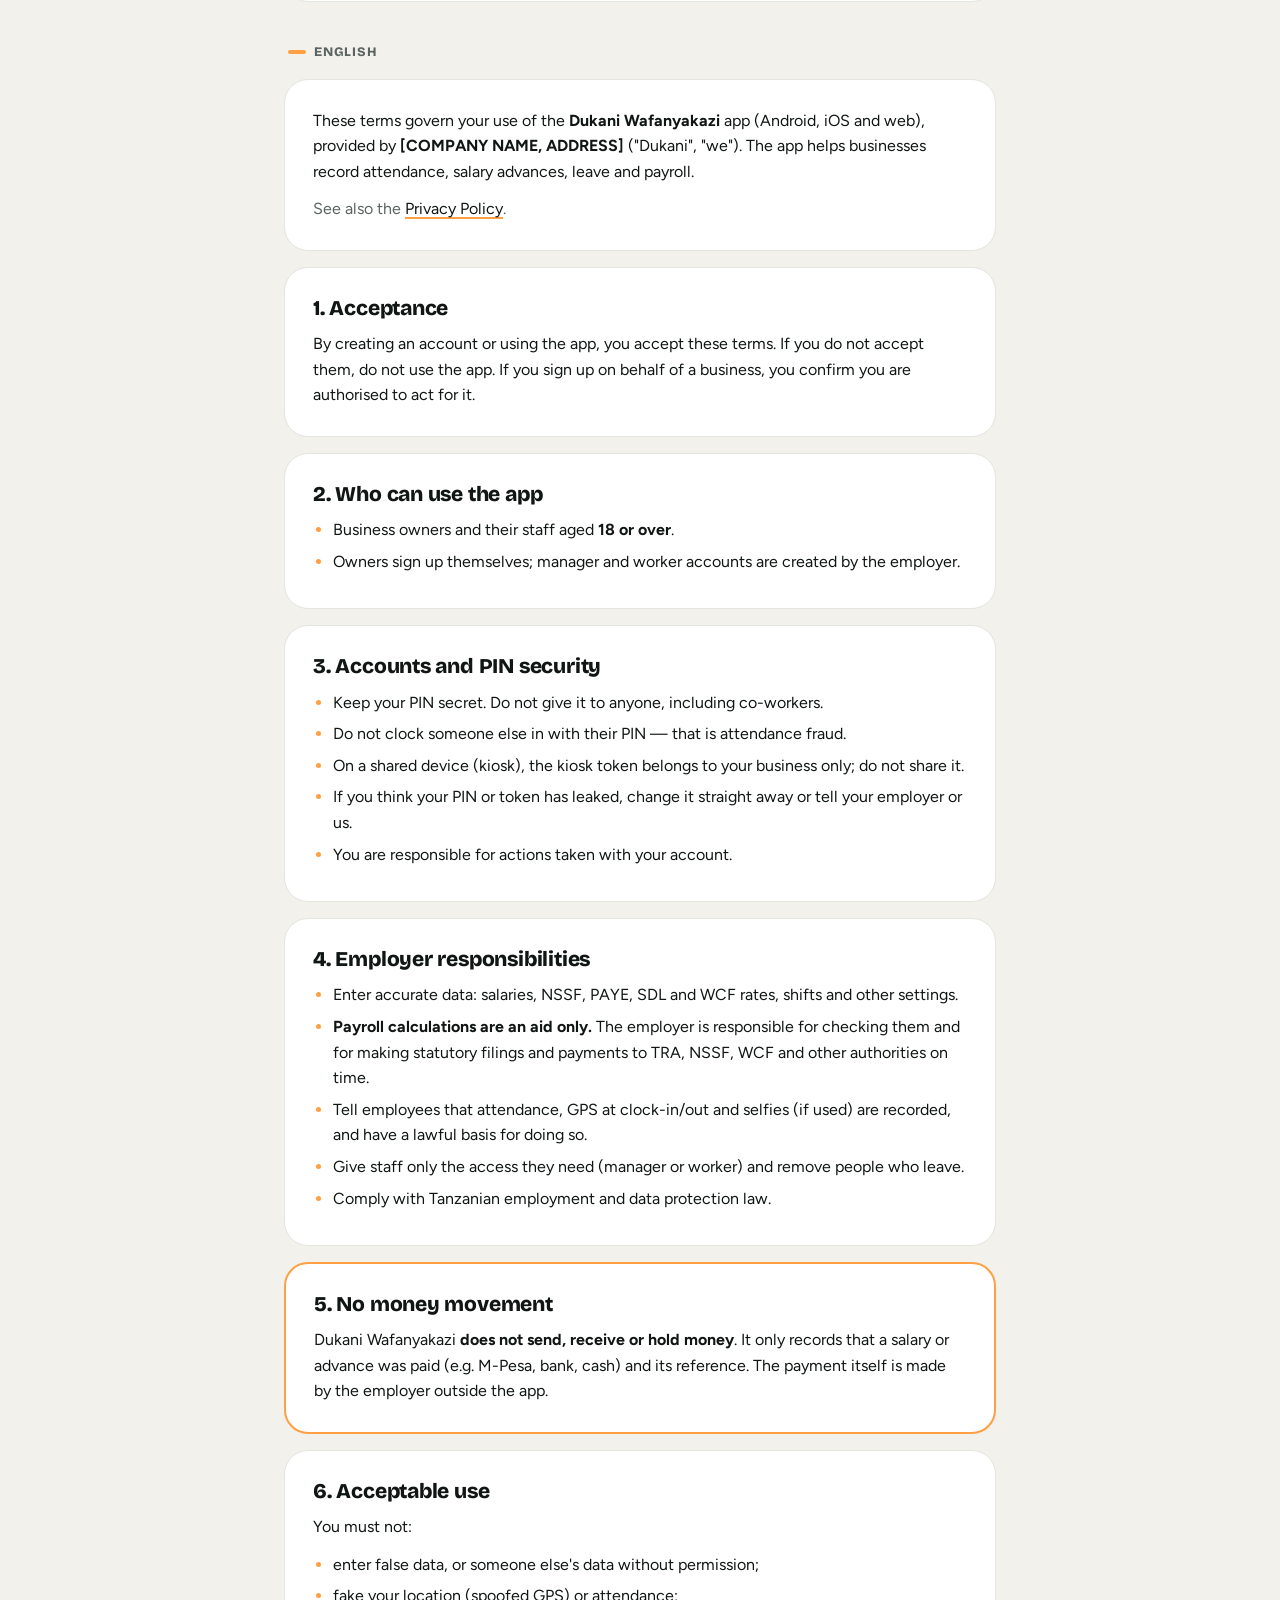
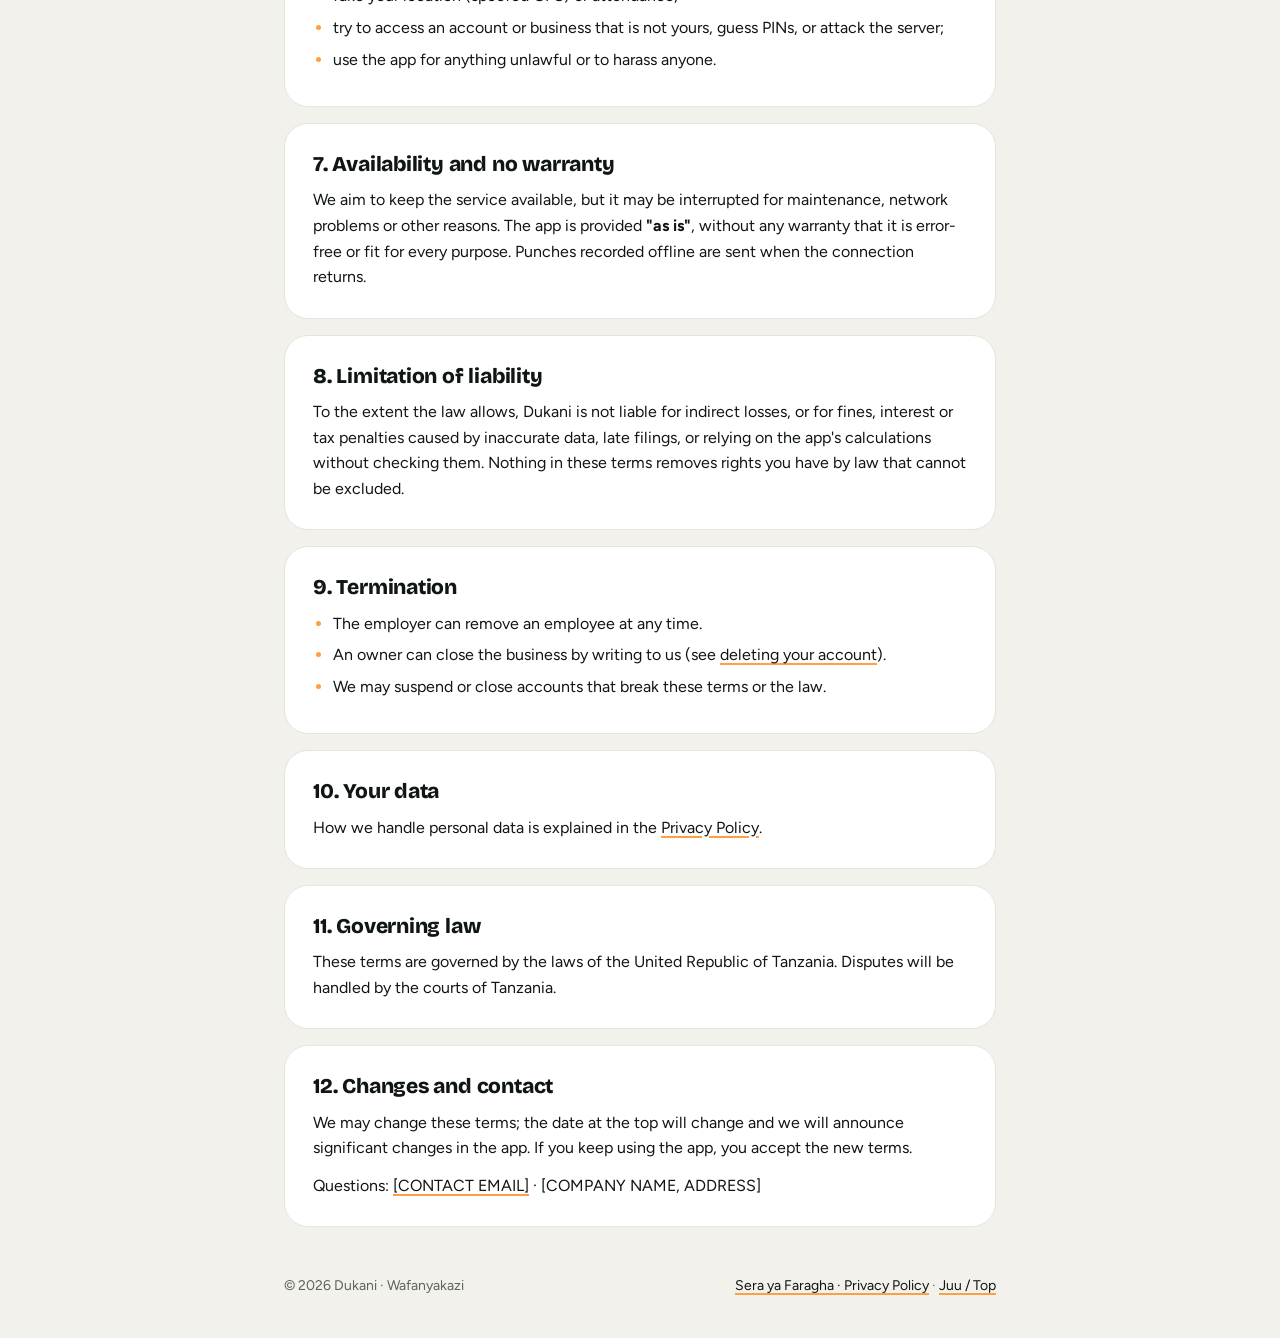
<file: terms.html>
<!doctype html>
<html lang="sw">
<head>
<meta charset="utf-8">
<meta name="viewport" content="width=device-width, initial-scale=1">
<title>Masharti ya Matumizi · Terms of Use — Dukani Wafanyakazi</title>
<meta name="description" content="Masharti ya Matumizi ya Dukani Wafanyakazi (Kiswahili na English).">
<meta name="theme-color" content="#101614">
<!--
  TEMPLATE — must be reviewed by a qualified lawyer in Tanzania before publishing.
  Replace every placeholder: [COMPANY NAME, ADDRESS], [CONTACT EMAIL]. (Domain: wafanyakazi.mwendavano.com.)
  Consider adding: fees/subscription terms (if any), dispute resolution venue, liability cap amount.
-->
<link rel="preconnect" href="https://fonts.googleapis.com">
<link rel="preconnect" href="https://fonts.gstatic.com" crossorigin>
<link href="https://fonts.googleapis.com/css2?family=Bricolage+Grotesque:opsz,wght@12..96,600;12..96,800&family=Figtree:wght@400;600;700&display=swap" rel="stylesheet">
<style>
  :root {
    --ink: #101614; --ink-raised: #1E2724; --ink-line: #2E3935; --mango: #FF9F43;
    --ground: #F3F1EC; --surface: #FFFFFF; --muted: #5B6460; --muted-on-ink: #A9B2AE;
    --line: #E3E5DF; --divider: #EEF0EB; --text: #101614;
    --display: "Bricolage Grotesque", ui-rounded, "Segoe UI", system-ui, -apple-system, Roboto, sans-serif;
    --body: "Figtree", system-ui, -apple-system, "Segoe UI", Roboto, "Helvetica Neue", Arial, sans-serif;
  }
  * { box-sizing: border-box; }
  html { scroll-behavior: smooth; -webkit-text-size-adjust: 100%; }
  body { margin: 0; background: var(--ground); color: var(--text); font: 16px/1.6 var(--body); }
  a { color: var(--ink); text-decoration-color: var(--mango); text-decoration-thickness: 2px; text-underline-offset: 3px; }
  a:hover { color: #000; }
  .band { background: var(--ink); color: #fff; padding: 20px 16px 36px; border-radius: 0 0 28px 28px; }
  .wrap { max-width: 760px; margin: 0 auto; }
  .brand { display: flex; align-items: center; gap: 10px; color: var(--muted-on-ink); font-weight: 600; font-size: 14px; }
  .brand svg { flex: none; }
  .brand b { color: #fff; font-family: var(--display); font-weight: 800; font-size: 17px; letter-spacing: -0.01em; }
  h1 { font-family: var(--display); font-weight: 800; font-size: clamp(30px, 8vw, 44px); line-height: 1.05; letter-spacing: -0.02em; margin: 28px 0 8px; }
  h1 span { color: var(--mango); }
  .meta { color: var(--muted-on-ink); font-size: 14px; margin: 0; }
  .lang { display: inline-flex; gap: 4px; margin-top: 20px; background: var(--ink-raised); border: 1px solid var(--ink-line); border-radius: 999px; padding: 4px; }
  .lang a { color: #fff; text-decoration: none; font-weight: 600; font-size: 14px; padding: 8px 14px; border-radius: 999px; }
  .lang a:first-child { background: var(--mango); color: var(--ink); }
  main { padding: 0 16px 48px; }
  .card { background: var(--surface); border: 1px solid var(--line); border-radius: 22px; padding: 22px 20px; margin-top: 16px; }
  .lang-head { font-family: var(--display); font-weight: 800; font-size: 13px; letter-spacing: 0.08em; text-transform: uppercase; color: var(--muted); margin: 40px 4px 0; display: flex; align-items: center; gap: 8px; }
  .lang-head::before { content: ""; width: 18px; height: 4px; border-radius: 4px; background: var(--mango); }
  h2 { font-family: var(--display); font-weight: 800; font-size: 21px; line-height: 1.2; letter-spacing: -0.01em; margin: 0 0 10px; }
  h3 { font-family: var(--display); font-weight: 600; font-size: 17px; margin: 18px 0 6px; }
  p { margin: 0 0 12px; }
  p:last-child, ul:last-child { margin-bottom: 0; }
  ul { margin: 0 0 12px; padding-left: 20px; }
  li { margin-bottom: 6px; }
  li::marker { color: var(--mango); }
  .muted { color: var(--muted); }
  .note { background: var(--ground); border-radius: 14px; padding: 12px 14px; font-size: 15px; }
  .table { width: 100%; border-collapse: collapse; font-size: 15px; }
  .table th, .table td { text-align: left; vertical-align: top; padding: 10px 8px 10px 0; border-top: 1px solid var(--divider); }
  .table th { font-weight: 700; width: 38%; }
  .card.hl { border: 2px solid var(--mango); }
  .toc { columns: 2 220px; column-gap: 24px; padding-left: 20px; margin: 0; font-size: 15px; }
  footer { max-width: 760px; margin: 0 auto; padding: 0 16px 40px; color: var(--muted); font-size: 14px; display: flex; flex-wrap: wrap; gap: 8px 16px; justify-content: space-between; }
  :target { scroll-margin-top: 16px; }
  @media (min-width: 600px) { .card { padding: 28px; border-radius: 24px; } .band { padding: 28px 24px 44px; } main, footer { padding-left: 24px; padding-right: 24px; } }
</style>
</head>
<body>
<header class="band">
  <div class="wrap">
    <div class="brand">
      <svg width="34" height="34" viewBox="0 0 34 34" aria-hidden="true">
        <rect width="34" height="34" rx="10" fill="#1E2724"/>
        <path d="M6 12 L9 7 H25 L28 12 Z" fill="#FF9F43"/>
        <path d="M6 12 q2.75 3 5.5 0 q2.75 3 5.5 0 q2.75 3 5.5 0 q2.75 3 5.5 0" fill="#FF9F43"/>
        <circle cx="17" cy="18.5" r="3.2" fill="#fff"/>
        <path d="M10.5 28 q0-6 6.5-6 q6.5 0 6.5 6 Z" fill="#fff"/>
      </svg>
      <span><b>Wafanyakazi</b> · Dukani</span>
    </div>
    <h1>Masharti ya Matumizi<br><span>Terms of Use</span></h1>
    <p class="meta">Yanaanza kutumika / Effective: 26 Oktoba 2026 · 26 October 2026</p>
    <nav class="lang" aria-label="Lugha / Language">
      <a href="#sw" hreflang="sw">Kiswahili</a>
      <a href="#en" hreflang="en">English</a>
    </nav>
  </div>
</header>

<main class="wrap">

<!-- ===================== KISWAHILI ===================== -->
<section id="sw" lang="sw">
  <p class="lang-head">Kiswahili</p>

  <div class="card">
    <p>Masharti haya yanahusu matumizi ya programu ya <b>Dukani Wafanyakazi</b> (Android, iOS na wavuti), inayotolewa na <b>[COMPANY NAME, ADDRESS]</b> ("Dukani", "sisi"). Programu inasaidia biashara kurekodi mahudhurio, advance, likizo na mishahara.</p>
    <p class="muted">Tazama pia <a href="privacy.html#sw">Sera ya Faragha</a>.</p>
  </div>

  <div class="card">
    <h2>1. Kukubali masharti</h2>
    <p>Kwa kufungua akaunti au kutumia programu, unakubali masharti haya. Kama huyakubali, usitumie programu. Unapojisajili kwa niaba ya biashara, unathibitisha kuwa una mamlaka ya kuiwakilisha.</p>
  </div>

  <div class="card">
    <h2>2. Nani anaweza kutumia</h2>
    <ul>
      <li>Wamiliki wa biashara na wafanyakazi wao wenye umri wa <b>miaka 18 au zaidi</b>.</li>
      <li>Mmiliki anajisajili mwenyewe; akaunti za mameneja na wafanyakazi zinafunguliwa na mwajiri.</li>
    </ul>
  </div>

  <div class="card">
    <h2>3. Akaunti na usalama wa PIN</h2>
    <ul>
      <li>Weka PIN yako siri. Usimpe mtu mwingine, hata mfanyakazi mwenzako.</li>
      <li>Usimwingize mtu mwingine kazini kwa PIN yake — hiyo ni udanganyifu wa mahudhurio.</li>
      <li>Kwenye kifaa cha pamoja (kiosk), tokeni ya kiosk ni ya biashara yako tu; usiisambaze.</li>
      <li>Ukihisi PIN au tokeni imevuja, ibadilishe mara moja au mwambie mwajiri/sisi.</li>
      <li>Unawajibika kwa matendo yanayofanywa kwa akaunti yako.</li>
    </ul>
  </div>

  <div class="card">
    <h2>4. Wajibu wa mwajiri</h2>
    <ul>
      <li>Kuweka taarifa sahihi: mishahara, viwango vya NSSF, PAYE, SDL, WCF, zamu na mipangilio mingine.</li>
      <li><b>Hesabu za mishahara ni msaada tu.</b> Mwajiri ndiye anayewajibika kuzikagua na kuwasilisha ritani na malipo ya kisheria kwa TRA, NSSF, WCF na mamlaka nyingine kwa wakati.</li>
      <li>Kuwajulisha wafanyakazi kuwa mahudhurio, GPS wakati wa kuingia/kutoka na selfie (ikiwa inatumika) yanarekodiwa, na kuwa na msingi halali wa kufanya hivyo.</li>
      <li>Kuwapa wafanyakazi ruhusa zinazofaa tu (meneja au mfanyakazi) na kuwaondoa wanaoacha kazi.</li>
      <li>Kufuata sheria za ajira na ulinzi wa taarifa binafsi za Tanzania.</li>
    </ul>
  </div>

  <div class="card hl">
    <h2>5. Programu haihamishi pesa</h2>
    <p>Dukani Wafanyakazi <b>hairushi, haipokei wala haihifadhi pesa</b>. Inarekodi tu kwamba mshahara au advance umelipwa (k.m. M-Pesa, benki, taslimu) na kumbukumbu yake. Malipo yenyewe yanafanywa na mwajiri nje ya programu.</p>
  </div>

  <div class="card">
    <h2>6. Matumizi yanayokubalika</h2>
    <p>Hupaswi:</p>
    <ul>
      <li>kuweka taarifa za uongo au za mtu mwingine bila ruhusa;</li>
      <li>kudanganya mahali (GPS bandia) au mahudhurio;</li>
      <li>kujaribu kuingia kwenye akaunti au biashara isiyo yako, kukisia PIN, au kushambulia seva;</li>
      <li>kutumia programu kwa jambo lolote lisilo halali au kumdhulumu mtu.</li>
    </ul>
  </div>

  <div class="card">
    <h2>7. Upatikanaji na dhamana</h2>
    <p>Tunajitahidi huduma ipatikane wakati wote, lakini inaweza kukatika kwa matengenezo, matatizo ya mtandao au sababu nyingine. Programu inatolewa <b>"kama ilivyo"</b>, bila dhamana kwamba haina makosa au itafaa kila hitaji. Mahudhurio yanayorekodiwa bila mtandao hutumwa mtandao ukirudi.</p>
  </div>

  <div class="card">
    <h2>8. Kikomo cha dhima</h2>
    <p>Kwa kiwango kinachoruhusiwa na sheria, Dukani haitawajibika kwa hasara isiyo ya moja kwa moja, faini, riba au adhabu za kodi zinazotokana na taarifa zisizo sahihi, kuchelewa kuwasilisha ritani, au kutegemea hesabu za programu bila kuzikagua. Hakuna kitu katika masharti haya kinachoondoa haki ulizonazo kisheria ambazo haziwezi kuondolewa.</p>
  </div>

  <div class="card">
    <h2>9. Kusitisha</h2>
    <ul>
      <li>Mwajiri anaweza kumwondoa mfanyakazi wakati wowote.</li>
      <li>Mmiliki anaweza kufunga biashara kwa kutuandikia (tazama <a href="privacy.html#delete">kufuta akaunti</a>).</li>
      <li>Tunaweza kusimamisha au kufunga akaunti inayokiuka masharti haya au sheria.</li>
    </ul>
  </div>

  <div class="card">
    <h2>10. Taarifa zako</h2>
    <p>Jinsi tunavyoshughulikia taarifa binafsi imeelezwa kwenye <a href="privacy.html#sw">Sera ya Faragha</a>.</p>
  </div>

  <div class="card">
    <h2>11. Sheria inayotumika</h2>
    <p>Masharti haya yanaongozwa na sheria za Jamhuri ya Muungano wa Tanzania. Migogoro itashughulikiwa na mahakama za Tanzania.</p>
  </div>

  <div class="card">
    <h2>12. Mabadiliko na mawasiliano</h2>
    <p>Tunaweza kubadilisha masharti haya; tarehe ya juu itabadilika na mabadiliko makubwa tutayatangaza ndani ya programu. Ukiendelea kutumia programu, unakubali masharti mapya.</p>
    <p>Maswali: <a href="mailto:[CONTACT EMAIL]">[CONTACT EMAIL]</a> · [COMPANY NAME, ADDRESS]</p>
  </div>
</section>

<!-- ===================== ENGLISH ===================== -->
<section id="en" lang="en">
  <p class="lang-head">English</p>

  <div class="card">
    <p>These terms govern your use of the <b>Dukani Wafanyakazi</b> app (Android, iOS and web), provided by <b>[COMPANY NAME, ADDRESS]</b> ("Dukani", "we"). The app helps businesses record attendance, salary advances, leave and payroll.</p>
    <p class="muted">See also the <a href="privacy.html#en">Privacy Policy</a>.</p>
  </div>

  <div class="card">
    <h2>1. Acceptance</h2>
    <p>By creating an account or using the app, you accept these terms. If you do not accept them, do not use the app. If you sign up on behalf of a business, you confirm you are authorised to act for it.</p>
  </div>

  <div class="card">
    <h2>2. Who can use the app</h2>
    <ul>
      <li>Business owners and their staff aged <b>18 or over</b>.</li>
      <li>Owners sign up themselves; manager and worker accounts are created by the employer.</li>
    </ul>
  </div>

  <div class="card">
    <h2>3. Accounts and PIN security</h2>
    <ul>
      <li>Keep your PIN secret. Do not give it to anyone, including co-workers.</li>
      <li>Do not clock someone else in with their PIN — that is attendance fraud.</li>
      <li>On a shared device (kiosk), the kiosk token belongs to your business only; do not share it.</li>
      <li>If you think your PIN or token has leaked, change it straight away or tell your employer or us.</li>
      <li>You are responsible for actions taken with your account.</li>
    </ul>
  </div>

  <div class="card">
    <h2>4. Employer responsibilities</h2>
    <ul>
      <li>Enter accurate data: salaries, NSSF, PAYE, SDL and WCF rates, shifts and other settings.</li>
      <li><b>Payroll calculations are an aid only.</b> The employer is responsible for checking them and for making statutory filings and payments to TRA, NSSF, WCF and other authorities on time.</li>
      <li>Tell employees that attendance, GPS at clock-in/out and selfies (if used) are recorded, and have a lawful basis for doing so.</li>
      <li>Give staff only the access they need (manager or worker) and remove people who leave.</li>
      <li>Comply with Tanzanian employment and data protection law.</li>
    </ul>
  </div>

  <div class="card hl">
    <h2>5. No money movement</h2>
    <p>Dukani Wafanyakazi <b>does not send, receive or hold money</b>. It only records that a salary or advance was paid (e.g. M-Pesa, bank, cash) and its reference. The payment itself is made by the employer outside the app.</p>
  </div>

  <div class="card">
    <h2>6. Acceptable use</h2>
    <p>You must not:</p>
    <ul>
      <li>enter false data, or someone else's data without permission;</li>
      <li>fake your location (spoofed GPS) or attendance;</li>
      <li>try to access an account or business that is not yours, guess PINs, or attack the server;</li>
      <li>use the app for anything unlawful or to harass anyone.</li>
    </ul>
  </div>

  <div class="card">
    <h2>7. Availability and no warranty</h2>
    <p>We aim to keep the service available, but it may be interrupted for maintenance, network problems or other reasons. The app is provided <b>"as is"</b>, without any warranty that it is error-free or fit for every purpose. Punches recorded offline are sent when the connection returns.</p>
  </div>

  <div class="card">
    <h2>8. Limitation of liability</h2>
    <p>To the extent the law allows, Dukani is not liable for indirect losses, or for fines, interest or tax penalties caused by inaccurate data, late filings, or relying on the app's calculations without checking them. Nothing in these terms removes rights you have by law that cannot be excluded.</p>
  </div>

  <div class="card">
    <h2>9. Termination</h2>
    <ul>
      <li>The employer can remove an employee at any time.</li>
      <li>An owner can close the business by writing to us (see <a href="privacy.html#en-delete">deleting your account</a>).</li>
      <li>We may suspend or close accounts that break these terms or the law.</li>
    </ul>
  </div>

  <div class="card">
    <h2>10. Your data</h2>
    <p>How we handle personal data is explained in the <a href="privacy.html#en">Privacy Policy</a>.</p>
  </div>

  <div class="card">
    <h2>11. Governing law</h2>
    <p>These terms are governed by the laws of the United Republic of Tanzania. Disputes will be handled by the courts of Tanzania.</p>
  </div>

  <div class="card">
    <h2>12. Changes and contact</h2>
    <p>We may change these terms; the date at the top will change and we will announce significant changes in the app. If you keep using the app, you accept the new terms.</p>
    <p>Questions: <a href="mailto:[CONTACT EMAIL]">[CONTACT EMAIL]</a> · [COMPANY NAME, ADDRESS]</p>
  </div>
</section>
</main>

<footer>
  <span>© 2026 Dukani · Wafanyakazi</span>
  <span><a href="privacy.html">Sera ya Faragha · Privacy Policy</a> · <a href="#sw">Juu / Top</a></span>
</footer>
</body>
</html>
</file>
<file: assets/index-CJ5Ntpow.css>
.toast-enter-active[data-v-92b34bdb],.toast-leave-active[data-v-92b34bdb]{transition:all .2s ease}.toast-enter-from[data-v-92b34bdb],.toast-leave-to[data-v-92b34bdb]{opacity:0;transform:translateY(8px)}.modal-enter-active[data-v-a804a0f1],.modal-leave-active[data-v-a804a0f1],.drawer-enter-active[data-v-a804a0f1],.drawer-leave-active[data-v-a804a0f1]{transition:opacity .18s ease}.modal-enter-active .panel[data-v-a804a0f1],.modal-leave-active .panel[data-v-a804a0f1],.drawer-enter-active .panel[data-v-a804a0f1],.drawer-leave-active .panel[data-v-a804a0f1]{transition:transform .22s ease}.modal-enter-from[data-v-a804a0f1],.modal-leave-to[data-v-a804a0f1],.drawer-enter-from[data-v-a804a0f1],.drawer-leave-to[data-v-a804a0f1]{opacity:0}.modal-enter-from .panel[data-v-a804a0f1],.modal-leave-to .panel[data-v-a804a0f1]{transform:translateY(16px)}.drawer-enter-from .panel[data-v-a804a0f1],.drawer-leave-to .panel[data-v-a804a0f1]{transform:translate(40px)}.store-badge[data-v-0e517f90]{display:inline-flex;height:52px;align-items:center;gap:.625rem;border-radius:12px;padding-left:1rem;padding-right:1rem;transition-property:transform;transition-timing-function:cubic-bezier(.4,0,.2,1);transition-duration:.15s}.store-badge[data-v-0e517f90]:hover{--tw-translate-y: -.125rem;transform:translate(var(--tw-translate-x),var(--tw-translate-y)) rotate(var(--tw-rotate)) skew(var(--tw-skew-x)) skewY(var(--tw-skew-y)) scaleX(var(--tw-scale-x)) scaleY(var(--tw-scale-y))}.land-float[data-v-2a894378]{animation:land-pop-2a894378 .6s cubic-bezier(.2,.9,.3,1.2) both,land-bob-2a894378 5s ease-in-out 1s infinite}.land-paper[data-v-2a894378]{background:linear-gradient(transparent 27px,#c9d7e8 28px) 0 22px / 100% 28px,linear-gradient(90deg,transparent 22px,#f3b4b4 23px,transparent 24px),#fffdf5}.land-hand[data-v-2a894378]{font-family:Caveat,cursive;color:#2b3a67;padding-left:14px}@keyframes land-pop-2a894378{0%{opacity:0;transform:translateY(14px) scale(.95)}}.land-up[data-v-2a894378]{animation:land-up-2a894378 .7s cubic-bezier(.2,.8,.2,1) both}.land-rise[data-v-2a894378]{animation:land-rise-2a894378 .9s cubic-bezier(.2,.8,.2,1) both}.land-drift[data-v-2a894378]{animation:land-drift-2a894378 6s ease-in-out 1.4s infinite}@keyframes land-up-2a894378{0%{opacity:0;transform:translateY(16px)}}@keyframes land-rise-2a894378{0%{opacity:0;transform:translateY(48px)}}@keyframes land-drift-2a894378{50%{transform:translateY(-8px)}}.land-reveal[data-v-2a894378]{opacity:0;translate:0 18px;transition:opacity .6s ease,translate .6s cubic-bezier(.2,.8,.2,1)}.land-reveal.land-in[data-v-2a894378]{opacity:1;translate:0 0}.land-lift[data-v-2a894378]{transition:opacity .6s ease,translate .6s cubic-bezier(.2,.8,.2,1),box-shadow .3s ease}.land-lift[data-v-2a894378]:hover{translate:0 -4px}.land-fade[data-v-2a894378]{animation:land-up-2a894378 .4s ease both}.land-dot[data-v-2a894378]{width:6px;height:6px;border-radius:99px;background:#8d9792;animation:land-blink-2a894378 1s ease-in-out infinite}@keyframes land-blink-2a894378{0%,to{opacity:.25}50%{opacity:1}}.land-strike[data-v-2a894378]{position:relative}.land-strike[data-v-2a894378]:after{content:"";position:absolute;left:-2px;right:-2px;top:55%;height:2px;background:#9a3412;border-radius:2px;transform:rotate(-1.5deg)}.land-reveal .land-strike[data-v-2a894378]:after{transform:rotate(-1.5deg) scaleX(0);transform-origin:left;transition:transform .45s ease var(--d, .5s)}.land-reveal.land-in .land-strike[data-v-2a894378]:after{transform:rotate(-1.5deg) scaleX(1)}@keyframes land-bob-2a894378{50%{transform:translateY(-6px)}}@media (prefers-reduced-motion: reduce){.land-float[data-v-2a894378],.land-up[data-v-2a894378],.land-rise[data-v-2a894378],.land-drift[data-v-2a894378],.land-fade[data-v-2a894378],.land-dot[data-v-2a894378]{animation:none}}*,:before,:after{--tw-border-spacing-x: 0;--tw-border-spacing-y: 0;--tw-translate-x: 0;--tw-translate-y: 0;--tw-rotate: 0;--tw-skew-x: 0;--tw-skew-y: 0;--tw-scale-x: 1;--tw-scale-y: 1;--tw-pan-x: ;--tw-pan-y: ;--tw-pinch-zoom: ;--tw-scroll-snap-strictness: proximity;--tw-gradient-from-position: ;--tw-gradient-via-position: ;--tw-gradient-to-position: ;--tw-ordinal: ;--tw-slashed-zero: ;--tw-numeric-figure: ;--tw-numeric-spacing: ;--tw-numeric-fraction: ;--tw-ring-inset: ;--tw-ring-offset-width: 0px;--tw-ring-offset-color: #fff;--tw-ring-color: rgb(59 130 246 / .5);--tw-ring-offset-shadow: 0 0 #0000;--tw-ring-shadow: 0 0 #0000;--tw-shadow: 0 0 #0000;--tw-shadow-colored: 0 0 #0000;--tw-blur: ;--tw-brightness: ;--tw-contrast: ;--tw-grayscale: ;--tw-hue-rotate: ;--tw-invert: ;--tw-saturate: ;--tw-sepia: ;--tw-drop-shadow: ;--tw-backdrop-blur: ;--tw-backdrop-brightness: ;--tw-backdrop-contrast: ;--tw-backdrop-grayscale: ;--tw-backdrop-hue-rotate: ;--tw-backdrop-invert: ;--tw-backdrop-opacity: ;--tw-backdrop-saturate: ;--tw-backdrop-sepia: ;--tw-contain-size: ;--tw-contain-layout: ;--tw-contain-paint: ;--tw-contain-style: }::backdrop{--tw-border-spacing-x: 0;--tw-border-spacing-y: 0;--tw-translate-x: 0;--tw-translate-y: 0;--tw-rotate: 0;--tw-skew-x: 0;--tw-skew-y: 0;--tw-scale-x: 1;--tw-scale-y: 1;--tw-pan-x: ;--tw-pan-y: ;--tw-pinch-zoom: ;--tw-scroll-snap-strictness: proximity;--tw-gradient-from-position: ;--tw-gradient-via-position: ;--tw-gradient-to-position: ;--tw-ordinal: ;--tw-slashed-zero: ;--tw-numeric-figure: ;--tw-numeric-spacing: ;--tw-numeric-fraction: ;--tw-ring-inset: ;--tw-ring-offset-width: 0px;--tw-ring-offset-color: #fff;--tw-ring-color: rgb(59 130 246 / .5);--tw-ring-offset-shadow: 0 0 #0000;--tw-ring-shadow: 0 0 #0000;--tw-shadow: 0 0 #0000;--tw-shadow-colored: 0 0 #0000;--tw-blur: ;--tw-brightness: ;--tw-contrast: ;--tw-grayscale: ;--tw-hue-rotate: ;--tw-invert: ;--tw-saturate: ;--tw-sepia: ;--tw-drop-shadow: ;--tw-backdrop-blur: ;--tw-backdrop-brightness: ;--tw-backdrop-contrast: ;--tw-backdrop-grayscale: ;--tw-backdrop-hue-rotate: ;--tw-backdrop-invert: ;--tw-backdrop-opacity: ;--tw-backdrop-saturate: ;--tw-backdrop-sepia: ;--tw-contain-size: ;--tw-contain-layout: ;--tw-contain-paint: ;--tw-contain-style: }*,:before,:after{box-sizing:border-box;border-width:0;border-style:solid;border-color:#e5e7eb}:before,:after{--tw-content: ""}html,:host{line-height:1.5;-webkit-text-size-adjust:100%;-moz-tab-size:4;-o-tab-size:4;tab-size:4;font-family:Figtree,system-ui,sans-serif;font-feature-settings:normal;font-variation-settings:normal;-webkit-tap-highlight-color:transparent}body{margin:0;line-height:inherit}hr{height:0;color:inherit;border-top-width:1px}abbr:where([title]){-webkit-text-decoration:underline dotted;text-decoration:underline dotted}h1,h2,h3,h4,h5,h6{font-size:inherit;font-weight:inherit}a{color:inherit;text-decoration:inherit}b,strong{font-weight:bolder}code,kbd,samp,pre{font-family:Geist Mono,ui-monospace,monospace;font-feature-settings:normal;font-variation-settings:normal;font-size:1em}small{font-size:80%}sub,sup{font-size:75%;line-height:0;position:relative;vertical-align:baseline}sub{bottom:-.25em}sup{top:-.5em}table{text-indent:0;border-color:inherit;border-collapse:collapse}button,input,optgroup,select,textarea{font-family:inherit;font-feature-settings:inherit;font-variation-settings:inherit;font-size:100%;font-weight:inherit;line-height:inherit;letter-spacing:inherit;color:inherit;margin:0;padding:0}button,select{text-transform:none}button,input:where([type=button]),input:where([type=reset]),input:where([type=submit]){-webkit-appearance:button;background-color:transparent;background-image:none}:-moz-focusring{outline:auto}:-moz-ui-invalid{box-shadow:none}progress{vertical-align:baseline}::-webkit-inner-spin-button,::-webkit-outer-spin-button{height:auto}[type=search]{-webkit-appearance:textfield;outline-offset:-2px}::-webkit-search-decoration{-webkit-appearance:none}::-webkit-file-upload-button{-webkit-appearance:button;font:inherit}summary{display:list-item}blockquote,dl,dd,h1,h2,h3,h4,h5,h6,hr,figure,p,pre{margin:0}fieldset{margin:0;padding:0}legend{padding:0}ol,ul,menu{list-style:none;margin:0;padding:0}dialog{padding:0}textarea{resize:vertical}input::-moz-placeholder,textarea::-moz-placeholder{opacity:1;color:#9ca3af}input::placeholder,textarea::placeholder{opacity:1;color:#9ca3af}button,[role=button]{cursor:pointer}:disabled{cursor:default}img,svg,video,canvas,audio,iframe,embed,object{display:block;vertical-align:middle}img,video{max-width:100%;height:auto}[hidden]:where(:not([hidden=until-found])){display:none}input:where([type=text]),input:where(:not([type])),input:where([type=email]),input:where([type=url]),input:where([type=password]),input:where([type=number]),input:where([type=date]),input:where([type=datetime-local]),input:where([type=month]),input:where([type=search]),input:where([type=tel]),input:where([type=time]),input:where([type=week]),select:where([multiple]),textarea,select{-webkit-appearance:none;-moz-appearance:none;appearance:none;background-color:#fff;border-color:#6b7280;border-width:1px;border-radius:0;padding:.5rem .75rem;font-size:1rem;line-height:1.5rem;--tw-shadow: 0 0 #0000}input:where([type=text]):focus,input:where(:not([type])):focus,input:where([type=email]):focus,input:where([type=url]):focus,input:where([type=password]):focus,input:where([type=number]):focus,input:where([type=date]):focus,input:where([type=datetime-local]):focus,input:where([type=month]):focus,input:where([type=search]):focus,input:where([type=tel]):focus,input:where([type=time]):focus,input:where([type=week]):focus,select:where([multiple]):focus,textarea:focus,select:focus{outline:2px solid transparent;outline-offset:2px;--tw-ring-inset: var(--tw-empty, );--tw-ring-offset-width: 0px;--tw-ring-offset-color: #fff;--tw-ring-color: #2563eb;--tw-ring-offset-shadow: var(--tw-ring-inset) 0 0 0 var(--tw-ring-offset-width) var(--tw-ring-offset-color);--tw-ring-shadow: var(--tw-ring-inset) 0 0 0 calc(1px + var(--tw-ring-offset-width)) var(--tw-ring-color);box-shadow:var(--tw-ring-offset-shadow),var(--tw-ring-shadow),var(--tw-shadow);border-color:#2563eb}input::-moz-placeholder,textarea::-moz-placeholder{color:#6b7280;opacity:1}input::placeholder,textarea::placeholder{color:#6b7280;opacity:1}::-webkit-datetime-edit-fields-wrapper{padding:0}::-webkit-date-and-time-value{min-height:1.5em;text-align:inherit}::-webkit-datetime-edit{display:inline-flex}::-webkit-datetime-edit,::-webkit-datetime-edit-year-field,::-webkit-datetime-edit-month-field,::-webkit-datetime-edit-day-field,::-webkit-datetime-edit-hour-field,::-webkit-datetime-edit-minute-field,::-webkit-datetime-edit-second-field,::-webkit-datetime-edit-millisecond-field,::-webkit-datetime-edit-meridiem-field{padding-top:0;padding-bottom:0}select{background-image:url("data:image/svg+xml,%3csvg xmlns='http://www.w3.org/2000/svg' fill='none' viewBox='0 0 20 20'%3e%3cpath stroke='%236b7280' stroke-linecap='round' stroke-linejoin='round' stroke-width='1.5' d='M6 8l4 4 4-4'/%3e%3c/svg%3e");background-position:right .5rem center;background-repeat:no-repeat;background-size:1.5em 1.5em;padding-right:2.5rem;-webkit-print-color-adjust:exact;print-color-adjust:exact}select:where([multiple]),select:where([size]:not([size="1"])){background-image:initial;background-position:initial;background-repeat:unset;background-size:initial;padding-right:.75rem;-webkit-print-color-adjust:unset;print-color-adjust:unset}input:where([type=checkbox]),input:where([type=radio]){-webkit-appearance:none;-moz-appearance:none;appearance:none;padding:0;-webkit-print-color-adjust:exact;print-color-adjust:exact;display:inline-block;vertical-align:middle;background-origin:border-box;-webkit-user-select:none;-moz-user-select:none;user-select:none;flex-shrink:0;height:1rem;width:1rem;color:#2563eb;background-color:#fff;border-color:#6b7280;border-width:1px;--tw-shadow: 0 0 #0000}input:where([type=checkbox]){border-radius:0}input:where([type=radio]){border-radius:100%}input:where([type=checkbox]):focus,input:where([type=radio]):focus{outline:2px solid transparent;outline-offset:2px;--tw-ring-inset: var(--tw-empty, );--tw-ring-offset-width: 2px;--tw-ring-offset-color: #fff;--tw-ring-color: #2563eb;--tw-ring-offset-shadow: var(--tw-ring-inset) 0 0 0 var(--tw-ring-offset-width) var(--tw-ring-offset-color);--tw-ring-shadow: var(--tw-ring-inset) 0 0 0 calc(2px + var(--tw-ring-offset-width)) var(--tw-ring-color);box-shadow:var(--tw-ring-offset-shadow),var(--tw-ring-shadow),var(--tw-shadow)}input:where([type=checkbox]):checked,input:where([type=radio]):checked{border-color:transparent;background-color:currentColor;background-size:100% 100%;background-position:center;background-repeat:no-repeat}input:where([type=checkbox]):checked{background-image:url("data:image/svg+xml,%3csvg viewBox='0 0 16 16' fill='white' xmlns='http://www.w3.org/2000/svg'%3e%3cpath d='M12.207 4.793a1 1 0 010 1.414l-5 5a1 1 0 01-1.414 0l-2-2a1 1 0 011.414-1.414L6.5 9.086l4.293-4.293a1 1 0 011.414 0z'/%3e%3c/svg%3e")}@media (forced-colors: active){input:where([type=checkbox]):checked{-webkit-appearance:auto;-moz-appearance:auto;appearance:auto}}input:where([type=radio]):checked{background-image:url("data:image/svg+xml,%3csvg viewBox='0 0 16 16' fill='white' xmlns='http://www.w3.org/2000/svg'%3e%3ccircle cx='8' cy='8' r='3'/%3e%3c/svg%3e")}@media (forced-colors: active){input:where([type=radio]):checked{-webkit-appearance:auto;-moz-appearance:auto;appearance:auto}}input:where([type=checkbox]):checked:hover,input:where([type=checkbox]):checked:focus,input:where([type=radio]):checked:hover,input:where([type=radio]):checked:focus{border-color:transparent;background-color:currentColor}input:where([type=checkbox]):indeterminate{background-image:url("data:image/svg+xml,%3csvg xmlns='http://www.w3.org/2000/svg' fill='none' viewBox='0 0 16 16'%3e%3cpath stroke='white' stroke-linecap='round' stroke-linejoin='round' stroke-width='2' d='M4 8h8'/%3e%3c/svg%3e");border-color:transparent;background-color:currentColor;background-size:100% 100%;background-position:center;background-repeat:no-repeat}@media (forced-colors: active){input:where([type=checkbox]):indeterminate{-webkit-appearance:auto;-moz-appearance:auto;appearance:auto}}input:where([type=checkbox]):indeterminate:hover,input:where([type=checkbox]):indeterminate:focus{border-color:transparent;background-color:currentColor}input:where([type=file]){background:unset;border-color:inherit;border-width:0;border-radius:0;padding:0;font-size:unset;line-height:inherit}input:where([type=file]):focus{outline:1px solid ButtonText;outline:1px auto -webkit-focus-ring-color}html{font-family:Figtree,system-ui,sans-serif;-webkit-text-size-adjust:100%}body{--tw-bg-opacity: 1;background-color:rgb(244 245 242 / var(--tw-bg-opacity, 1));--tw-text-opacity: 1;color:rgb(16 22 20 / var(--tw-text-opacity, 1));-webkit-font-smoothing:antialiased;-moz-osx-font-smoothing:grayscale}h1,h2,h3{font-weight:700;letter-spacing:-.025em}:focus-visible{outline:2px solid #FF9F43;outline-offset:2px}input:focus-visible,select:focus-visible,textarea:focus-visible{outline:none}.btn{display:inline-flex;height:2.25rem;align-items:center;justify-content:center;gap:.375rem;white-space:nowrap;border-radius:.5rem;padding-left:.875rem;padding-right:.875rem;font-size:13px;font-weight:600;transition-property:color,background-color,border-color,text-decoration-color,fill,stroke;transition-timing-function:cubic-bezier(.4,0,.2,1);transition-duration:.15s}.btn:disabled{cursor:not-allowed;opacity:.5}.btn-sm{height:2rem;padding-left:.75rem;padding-right:.75rem}.btn-lg{height:3rem;border-radius:10px;padding-left:1.5rem;padding-right:1.5rem;font-size:15px}.btn-mango{--tw-bg-opacity: 1;background-color:rgb(255 159 67 / var(--tw-bg-opacity, 1));--tw-text-opacity: 1;color:rgb(16 22 20 / var(--tw-text-opacity, 1))}.btn-mango:hover{--tw-bg-opacity: 1;background-color:rgb(240 138 36 / var(--tw-bg-opacity, 1))}.btn-ink{--tw-bg-opacity: 1;background-color:rgb(16 22 20 / var(--tw-bg-opacity, 1));--tw-text-opacity: 1;color:rgb(255 255 255 / var(--tw-text-opacity, 1))}.btn-ink:hover{--tw-bg-opacity: 1;background-color:rgb(30 39 36 / var(--tw-bg-opacity, 1))}.btn-outline{border-width:1px;--tw-border-opacity: 1;border-color:rgb(232 234 229 / var(--tw-border-opacity, 1));--tw-bg-opacity: 1;background-color:rgb(255 255 255 / var(--tw-bg-opacity, 1));--tw-text-opacity: 1;color:rgb(16 22 20 / var(--tw-text-opacity, 1))}.btn-outline:hover{--tw-bg-opacity: 1;background-color:rgb(244 245 242 / var(--tw-bg-opacity, 1))}.btn-danger{border-width:1px;--tw-border-opacity: 1;border-color:rgb(243 211 196 / var(--tw-border-opacity, 1));--tw-bg-opacity: 1;background-color:rgb(255 255 255 / var(--tw-bg-opacity, 1));--tw-text-opacity: 1;color:rgb(154 52 18 / var(--tw-text-opacity, 1))}.btn-danger:hover{--tw-bg-opacity: 1;background-color:rgb(253 235 227 / var(--tw-bg-opacity, 1))}.btn-ok{--tw-bg-opacity: 1;background-color:rgb(31 107 71 / var(--tw-bg-opacity, 1));--tw-text-opacity: 1;color:rgb(255 255 255 / var(--tw-text-opacity, 1))}.btn-ok:hover{background-color:#1f6b47e6}.btn-icon{display:inline-flex;height:2rem;width:2rem;align-items:center;justify-content:center;border-radius:.5rem;--tw-text-opacity: 1;color:rgb(16 22 20 / var(--tw-text-opacity, 1));transition-property:color,background-color,border-color,text-decoration-color,fill,stroke;transition-timing-function:cubic-bezier(.4,0,.2,1);transition-duration:.15s}.btn-icon:hover{background-color:#1016140d}.card{border-radius:10px;border-width:1px;--tw-border-opacity: 1;border-color:rgb(232 234 229 / var(--tw-border-opacity, 1));--tw-bg-opacity: 1;background-color:rgb(255 255 255 / var(--tw-bg-opacity, 1))}.card-pad{padding:1rem}@media (min-width: 640px){.card-pad{padding:1.25rem}}.label{margin-bottom:.375rem;display:block;font-size:13px;font-weight:600;--tw-text-opacity: 1;color:rgb(16 22 20 / var(--tw-text-opacity, 1))}.hint{margin-top:.25rem;font-size:.75rem;line-height:1rem;--tw-text-opacity: 1;color:rgb(107 116 112 / var(--tw-text-opacity, 1))}.input{display:block;height:2.5rem;width:100%;border-radius:.5rem;border-width:1px;--tw-border-opacity: 1;border-color:rgb(217 220 213 / var(--tw-border-opacity, 1));--tw-bg-opacity: 1;background-color:rgb(255 255 255 / var(--tw-bg-opacity, 1));padding-left:.75rem;padding-right:.75rem;font-size:.875rem;line-height:1.25rem;line-height:1.25;--tw-text-opacity: 1;color:rgb(16 22 20 / var(--tw-text-opacity, 1))}.input::-moz-placeholder{--tw-text-opacity: 1;color:rgb(107 116 112 / var(--tw-text-opacity, 1))}.input::placeholder{--tw-text-opacity: 1;color:rgb(107 116 112 / var(--tw-text-opacity, 1))}.input:focus{--tw-border-opacity: 1;border-color:rgb(16 22 20 / var(--tw-border-opacity, 1));outline:2px solid transparent;outline-offset:2px;--tw-ring-offset-shadow: var(--tw-ring-inset) 0 0 0 var(--tw-ring-offset-width) var(--tw-ring-offset-color);--tw-ring-shadow: var(--tw-ring-inset) 0 0 0 calc(0px + var(--tw-ring-offset-width)) var(--tw-ring-color);box-shadow:var(--tw-ring-offset-shadow),var(--tw-ring-shadow),var(--tw-shadow, 0 0 #0000)}.input:disabled{--tw-bg-opacity: 1;background-color:rgb(244 245 242 / var(--tw-bg-opacity, 1));--tw-text-opacity: 1;color:rgb(91 100 96 / var(--tw-text-opacity, 1))}textarea.input{height:auto;padding-top:.625rem;padding-bottom:.625rem}.select{display:block;height:2.5rem;width:100%;border-radius:.5rem;border-width:1px;--tw-border-opacity: 1;border-color:rgb(217 220 213 / var(--tw-border-opacity, 1));--tw-bg-opacity: 1;background-color:rgb(255 255 255 / var(--tw-bg-opacity, 1));padding-left:.75rem;padding-right:.75rem;font-size:.875rem;line-height:1.25rem;line-height:1.25;--tw-text-opacity: 1;color:rgb(16 22 20 / var(--tw-text-opacity, 1))}.select::-moz-placeholder{--tw-text-opacity: 1;color:rgb(107 116 112 / var(--tw-text-opacity, 1))}.select::placeholder{--tw-text-opacity: 1;color:rgb(107 116 112 / var(--tw-text-opacity, 1))}.select:focus{--tw-border-opacity: 1;border-color:rgb(16 22 20 / var(--tw-border-opacity, 1));outline:2px solid transparent;outline-offset:2px;--tw-ring-offset-shadow: var(--tw-ring-inset) 0 0 0 var(--tw-ring-offset-width) var(--tw-ring-offset-color);--tw-ring-shadow: var(--tw-ring-inset) 0 0 0 calc(0px + var(--tw-ring-offset-width)) var(--tw-ring-color);box-shadow:var(--tw-ring-offset-shadow),var(--tw-ring-shadow),var(--tw-shadow, 0 0 #0000)}.select:disabled{--tw-bg-opacity: 1;background-color:rgb(244 245 242 / var(--tw-bg-opacity, 1));--tw-text-opacity: 1;color:rgb(91 100 96 / var(--tw-text-opacity, 1))}textarea.select{height:auto;padding-top:.625rem;padding-bottom:.625rem}.select{padding-right:2.25rem}.checkbox{height:1rem;width:1rem;border-radius:.25rem;--tw-border-opacity: 1;border-color:rgb(217 220 213 / var(--tw-border-opacity, 1));--tw-text-opacity: 1;color:rgb(16 22 20 / var(--tw-text-opacity, 1))}.checkbox:focus{--tw-ring-opacity: 1;--tw-ring-color: rgb(255 159 67 / var(--tw-ring-opacity, 1))}.table-wrap{overflow-x:auto}.table{width:100%;border-collapse:collapse;font-size:13px}.table th{white-space:nowrap;border-top-width:1px;border-bottom-width:1px;--tw-border-opacity: 1;border-color:rgb(241 242 238 / var(--tw-border-opacity, 1));--tw-bg-opacity: 1;background-color:rgb(250 250 248 / var(--tw-bg-opacity, 1));padding:.5rem .75rem;text-align:left;font-size:13px;font-weight:600;--tw-text-opacity: 1;color:rgb(91 100 96 / var(--tw-text-opacity, 1))}.table td{border-bottom-width:1px;--tw-border-opacity: 1;border-color:rgb(241 242 238 / var(--tw-border-opacity, 1));padding:.625rem .75rem;vertical-align:middle}.table tbody tr:last-child td{border-bottom-width:0px}.table tbody tr.row-link{cursor:pointer}.table tbody tr.row-link:hover{background-color:#f4f5f2b3}.pill{display:inline-flex;align-items:center;gap:.375rem;white-space:nowrap;border-radius:.375rem;padding:.125rem .5rem;font-size:.75rem;line-height:1rem;font-weight:600}.tabs{display:inline-flex;border-radius:.5rem;border-width:1px;--tw-border-opacity: 1;border-color:rgb(232 234 229 / var(--tw-border-opacity, 1));--tw-bg-opacity: 1;background-color:rgb(255 255 255 / var(--tw-bg-opacity, 1));padding:.125rem}.tab{height:1.75rem;border-radius:.375rem;padding-left:.75rem;padding-right:.75rem;font-size:13px;font-weight:600;--tw-text-opacity: 1;color:rgb(61 70 66 / var(--tw-text-opacity, 1))}.tab[aria-selected=true]{--tw-bg-opacity: 1;background-color:rgb(16 22 20 / var(--tw-bg-opacity, 1));--tw-text-opacity: 1;color:rgb(255 255 255 / var(--tw-text-opacity, 1))}.page-title{font-size:1.25rem;line-height:1.75rem;font-weight:700;letter-spacing:-.025em}.section-title{font-size:.875rem;line-height:1.25rem;font-weight:700}.money{font-family:Geist Mono,ui-monospace,monospace;--tw-numeric-spacing: tabular-nums;font-variant-numeric:var(--tw-ordinal) var(--tw-slashed-zero) var(--tw-numeric-figure) var(--tw-numeric-spacing) var(--tw-numeric-fraction)}.sr-only{position:absolute;width:1px;height:1px;padding:0;margin:-1px;overflow:hidden;clip:rect(0,0,0,0);white-space:nowrap;border-width:0}.pointer-events-none{pointer-events:none}.pointer-events-auto{pointer-events:auto}.visible{visibility:visible}.collapse{visibility:collapse}.fixed{position:fixed}.absolute{position:absolute}.relative{position:relative}.sticky{position:sticky}.inset-0{top:0;right:0;bottom:0;left:0}.inset-x-0{left:0;right:0}.-right-1{right:-.25rem}.-top-1{top:-.25rem}.bottom-0{bottom:0}.bottom-2{bottom:.5rem}.bottom-4{bottom:1rem}.left-0{left:0}.left-1\/2{left:50%}.left-3{left:.75rem}.right-0{right:0}.top-0{top:0}.top-10{top:2.5rem}.top-14{top:3.5rem}.z-10{z-index:10}.z-20{z-index:20}.z-40{z-index:40}.z-50{z-index:50}.z-\[100\]{z-index:100}.col-span-2{grid-column:span 2 / span 2}.m-4{margin:1rem}.mx-1\.5{margin-left:.375rem;margin-right:.375rem}.mx-2\.5{margin-left:.625rem;margin-right:.625rem}.mx-auto{margin-left:auto;margin-right:auto}.my-0\.5{margin-top:.125rem;margin-bottom:.125rem}.my-1{margin-top:.25rem;margin-bottom:.25rem}.my-1\.5{margin-top:.375rem;margin-bottom:.375rem}.my-3\.5{margin-top:.875rem;margin-bottom:.875rem}.my-4{margin-top:1rem;margin-bottom:1rem}.my-auto{margin-top:auto;margin-bottom:auto}.-mr-1{margin-right:-.25rem}.-mr-2{margin-right:-.5rem}.-mt-2{margin-top:-.5rem}.mb-0{margin-bottom:0}.mb-0\.5{margin-bottom:.125rem}.mb-1{margin-bottom:.25rem}.mb-1\.5{margin-bottom:.375rem}.mb-10{margin-bottom:2.5rem}.mb-2{margin-bottom:.5rem}.mb-3{margin-bottom:.75rem}.mb-4{margin-bottom:1rem}.mb-5{margin-bottom:1.25rem}.mb-6{margin-bottom:1.5rem}.mb-8{margin-bottom:2rem}.ml-1{margin-left:.25rem}.ml-1\.5{margin-left:.375rem}.ml-2{margin-left:.5rem}.ml-6{margin-left:1.5rem}.ml-auto{margin-left:auto}.mr-auto{margin-right:auto}.mt-0{margin-top:0}.mt-0\.5{margin-top:.125rem}.mt-1{margin-top:.25rem}.mt-1\.5{margin-top:.375rem}.mt-10{margin-top:2.5rem}.mt-2{margin-top:.5rem}.mt-3{margin-top:.75rem}.mt-3\.5{margin-top:.875rem}.mt-4{margin-top:1rem}.mt-5{margin-top:1.25rem}.mt-6{margin-top:1.5rem}.mt-8{margin-top:2rem}.mt-auto{margin-top:auto}.block{display:block}.inline-block{display:inline-block}.inline{display:inline}.flex{display:flex}.inline-flex{display:inline-flex}.table{display:table}.grid{display:grid}.hidden{display:none}.h-1\.5{height:.375rem}.h-10{height:2.5rem}.h-11{height:2.75rem}.h-12{height:3rem}.h-14{height:3.5rem}.h-16{height:4rem}.h-2{height:.5rem}.h-20{height:5rem}.h-3{height:.75rem}.h-3\.5{height:.875rem}.h-4{height:1rem}.h-5{height:1.25rem}.h-52{height:13rem}.h-6{height:1.5rem}.h-7{height:1.75rem}.h-8{height:2rem}.h-9{height:2.25rem}.h-\[17px\]{height:17px}.h-\[18px\]{height:18px}.h-\[260px\]{height:260px}.h-\[34px\]{height:34px}.h-\[440px\]{height:440px}.h-\[470px\]{height:470px}.h-\[52px\]{height:52px}.h-\[76px\]{height:76px}.h-full{height:100%}.h-px{height:1px}.max-h-\[420px\]{max-height:420px}.max-h-\[60vh\]{max-height:60vh}.max-h-\[70vh\]{max-height:70vh}.max-h-\[92vh\]{max-height:92vh}.max-h-full{max-height:100%}.min-h-0{min-height:0px}.min-h-\[260px\]{min-height:260px}.min-h-screen{min-height:100vh}.w-1{width:.25rem}.w-1\.5{width:.375rem}.w-10{width:2.5rem}.w-12{width:3rem}.w-14{width:3.5rem}.w-2{width:.5rem}.w-20{width:5rem}.w-24{width:6rem}.w-3{width:.75rem}.w-3\.5{width:.875rem}.w-32{width:8rem}.w-4{width:1rem}.w-48{width:12rem}.w-5{width:1.25rem}.w-6{width:1.5rem}.w-64{width:16rem}.w-7{width:1.75rem}.w-8{width:2rem}.w-9{width:2.25rem}.w-\[130px\]{width:130px}.w-\[17px\]{width:17px}.w-\[18px\]{width:18px}.w-\[232px\]{width:232px}.w-\[236px\]{width:236px}.w-\[260px\]{width:260px}.w-\[40\%\]{width:40%}.w-\[64px\]{width:64px}.w-\[min\(380px\,calc\(100vw-24px\)\)\]{width:min(380px,calc(100vw - 24px))}.w-fit{width:-moz-fit-content;width:fit-content}.w-full{width:100%}.w-px{width:1px}.min-w-0{min-width:0px}.min-w-\[17px\]{min-width:17px}.min-w-\[20px\]{min-width:20px}.min-w-\[48px\]{min-width:48px}.max-w-3xl{max-width:48rem}.max-w-\[1000px\]{max-width:1000px}.max-w-\[1160px\]{max-width:1160px}.max-w-\[1200px\]{max-width:1200px}.max-w-\[160px\]{max-width:160px}.max-w-\[240px\]{max-width:240px}.max-w-\[280px\]{max-width:280px}.max-w-\[340px\]{max-width:340px}.max-w-\[380px\]{max-width:380px}.max-w-\[440px\]{max-width:440px}.max-w-\[480px\]{max-width:480px}.max-w-\[520px\]{max-width:520px}.max-w-\[560px\]{max-width:560px}.max-w-\[640px\]{max-width:640px}.max-w-\[800px\]{max-width:800px}.max-w-\[820px\]{max-width:820px}.max-w-lg{max-width:32rem}.max-w-sm{max-width:24rem}.flex-1{flex:1 1 0%}.flex-\[1_1_240px\]{flex:1 1 240px}.flex-\[1_1_420px\]{flex:1 1 420px}.shrink-0{flex-shrink:0}.border-collapse{border-collapse:collapse}.-translate-x-\[118\%\]{--tw-translate-x: -118%;transform:translate(var(--tw-translate-x),var(--tw-translate-y)) rotate(var(--tw-rotate)) skew(var(--tw-skew-x)) skewY(var(--tw-skew-y)) scaleX(var(--tw-scale-x)) scaleY(var(--tw-scale-y))}.translate-x-\[18\%\]{--tw-translate-x: 18%;transform:translate(var(--tw-translate-x),var(--tw-translate-y)) rotate(var(--tw-rotate)) skew(var(--tw-skew-x)) skewY(var(--tw-skew-y)) scaleX(var(--tw-scale-x)) scaleY(var(--tw-scale-y))}.translate-y-10{--tw-translate-y: 2.5rem;transform:translate(var(--tw-translate-x),var(--tw-translate-y)) rotate(var(--tw-rotate)) skew(var(--tw-skew-x)) skewY(var(--tw-skew-y)) scaleX(var(--tw-scale-x)) scaleY(var(--tw-scale-y))}.translate-y-6{--tw-translate-y: 1.5rem;transform:translate(var(--tw-translate-x),var(--tw-translate-y)) rotate(var(--tw-rotate)) skew(var(--tw-skew-x)) skewY(var(--tw-skew-y)) scaleX(var(--tw-scale-x)) scaleY(var(--tw-scale-y))}.-rotate-2{--tw-rotate: -2deg;transform:translate(var(--tw-translate-x),var(--tw-translate-y)) rotate(var(--tw-rotate)) skew(var(--tw-skew-x)) skewY(var(--tw-skew-y)) scaleX(var(--tw-scale-x)) scaleY(var(--tw-scale-y))}.rotate-1{--tw-rotate: 1deg;transform:translate(var(--tw-translate-x),var(--tw-translate-y)) rotate(var(--tw-rotate)) skew(var(--tw-skew-x)) skewY(var(--tw-skew-y)) scaleX(var(--tw-scale-x)) scaleY(var(--tw-scale-y))}.scale-\[\.86\]{--tw-scale-x: .86;--tw-scale-y: .86;transform:translate(var(--tw-translate-x),var(--tw-translate-y)) rotate(var(--tw-rotate)) skew(var(--tw-skew-x)) skewY(var(--tw-skew-y)) scaleX(var(--tw-scale-x)) scaleY(var(--tw-scale-y))}.transform{transform:translate(var(--tw-translate-x),var(--tw-translate-y)) rotate(var(--tw-rotate)) skew(var(--tw-skew-x)) skewY(var(--tw-skew-y)) scaleX(var(--tw-scale-x)) scaleY(var(--tw-scale-y))}@keyframes pulse{50%{opacity:.5}}.animate-pulse{animation:pulse 2s cubic-bezier(.4,0,.6,1) infinite}@keyframes spin{to{transform:rotate(360deg)}}.animate-spin{animation:spin 1s linear infinite}.cursor-pointer{cursor:pointer}.cursor-text{cursor:text}.scroll-mt-20{scroll-margin-top:5rem}.list-none{list-style-type:none}.grid-cols-2{grid-template-columns:repeat(2,minmax(0,1fr))}.grid-cols-5{grid-template-columns:repeat(5,minmax(0,1fr))}.flex-row-reverse{flex-direction:row-reverse}.flex-col{flex-direction:column}.flex-wrap{flex-wrap:wrap}.items-start{align-items:flex-start}.items-end{align-items:flex-end}.items-center{align-items:center}.justify-end{justify-content:flex-end}.justify-center{justify-content:center}.justify-between{justify-content:space-between}.gap-0\.5{gap:.125rem}.gap-1{gap:.25rem}.gap-1\.5{gap:.375rem}.gap-10{gap:2.5rem}.gap-2{gap:.5rem}.gap-2\.5{gap:.625rem}.gap-3{gap:.75rem}.gap-4{gap:1rem}.gap-5{gap:1.25rem}.gap-6{gap:1.5rem}.gap-7{gap:1.75rem}.gap-x-4{-moz-column-gap:1rem;column-gap:1rem}.gap-x-5{-moz-column-gap:1.25rem;column-gap:1.25rem}.gap-x-6{-moz-column-gap:1.5rem;column-gap:1.5rem}.gap-y-1{row-gap:.25rem}.gap-y-2{row-gap:.5rem}.gap-y-3{row-gap:.75rem}.space-y-2>:not([hidden])~:not([hidden]){--tw-space-y-reverse: 0;margin-top:calc(.5rem * calc(1 - var(--tw-space-y-reverse)));margin-bottom:calc(.5rem * var(--tw-space-y-reverse))}.space-y-3>:not([hidden])~:not([hidden]){--tw-space-y-reverse: 0;margin-top:calc(.75rem * calc(1 - var(--tw-space-y-reverse)));margin-bottom:calc(.75rem * var(--tw-space-y-reverse))}.space-y-4>:not([hidden])~:not([hidden]){--tw-space-y-reverse: 0;margin-top:calc(1rem * calc(1 - var(--tw-space-y-reverse)));margin-bottom:calc(1rem * var(--tw-space-y-reverse))}.divide-y>:not([hidden])~:not([hidden]){--tw-divide-y-reverse: 0;border-top-width:calc(1px * calc(1 - var(--tw-divide-y-reverse)));border-bottom-width:calc(1px * var(--tw-divide-y-reverse))}.divide-line-soft>:not([hidden])~:not([hidden]){--tw-divide-opacity: 1;border-color:rgb(241 242 238 / var(--tw-divide-opacity, 1))}.self-start{align-self:flex-start}.self-end{align-self:flex-end}.overflow-hidden{overflow:hidden}.overflow-x-auto{overflow-x:auto}.overflow-y-auto{overflow-y:auto}.truncate{overflow:hidden;text-overflow:ellipsis;white-space:nowrap}.whitespace-nowrap{white-space:nowrap}.whitespace-pre-line{white-space:pre-line}.break-all{word-break:break-all}.rounded{border-radius:.25rem}.rounded-2xl,.rounded-3xl{border-radius:12px}.rounded-\[10px\]{border-radius:10px}.rounded-\[30px\]{border-radius:30px}.rounded-\[38px\]{border-radius:38px}.rounded-full{border-radius:9999px}.rounded-lg{border-radius:.5rem}.rounded-md{border-radius:.375rem}.rounded-sm{border-radius:.125rem}.rounded-xl{border-radius:10px}.rounded-b-\[18px\]{border-bottom-right-radius:18px;border-bottom-left-radius:18px}.rounded-l-lg{border-top-left-radius:.5rem;border-bottom-left-radius:.5rem}.rounded-l-none{border-top-left-radius:0;border-bottom-left-radius:0}.rounded-t-2xl{border-top-left-radius:12px;border-top-right-radius:12px}.border{border-width:1px}.border-0{border-width:0px}.border-2{border-width:2px}.border-y{border-top-width:1px;border-bottom-width:1px}.border-b{border-bottom-width:1px}.border-b-2{border-bottom-width:2px}.border-r-0{border-right-width:0px}.border-t{border-top-width:1px}.\!border-ink{--tw-border-opacity: 1 !important;border-color:rgb(16 22 20 / var(--tw-border-opacity, 1))!important}.border-bad{--tw-border-opacity: 1;border-color:rgb(154 52 18 / var(--tw-border-opacity, 1))}.border-ink{--tw-border-opacity: 1;border-color:rgb(16 22 20 / var(--tw-border-opacity, 1))}.border-ink-line{--tw-border-opacity: 1;border-color:rgb(46 57 53 / var(--tw-border-opacity, 1))}.border-line{--tw-border-opacity: 1;border-color:rgb(232 234 229 / var(--tw-border-opacity, 1))}.border-line-soft{--tw-border-opacity: 1;border-color:rgb(241 242 238 / var(--tw-border-opacity, 1))}.border-line-strong{--tw-border-opacity: 1;border-color:rgb(217 220 213 / var(--tw-border-opacity, 1))}.border-mango{--tw-border-opacity: 1;border-color:rgb(255 159 67 / var(--tw-border-opacity, 1))}.border-transparent{border-color:transparent}.\!bg-ink{--tw-bg-opacity: 1 !important;background-color:rgb(16 22 20 / var(--tw-bg-opacity, 1))!important}.bg-\[\#25D366\]{--tw-bg-opacity: 1;background-color:rgb(37 211 102 / var(--tw-bg-opacity, 1))}.bg-\[\#E4EEF7\]{--tw-bg-opacity: 1;background-color:rgb(228 238 247 / var(--tw-bg-opacity, 1))}.bg-bad{--tw-bg-opacity: 1;background-color:rgb(154 52 18 / var(--tw-bg-opacity, 1))}.bg-bad-soft{--tw-bg-opacity: 1;background-color:rgb(253 235 227 / var(--tw-bg-opacity, 1))}.bg-black{--tw-bg-opacity: 1;background-color:rgb(0 0 0 / var(--tw-bg-opacity, 1))}.bg-ground{--tw-bg-opacity: 1;background-color:rgb(244 245 242 / var(--tw-bg-opacity, 1))}.bg-ground\/60{background-color:#f4f5f299}.bg-ground\/90{background-color:#f4f5f2e6}.bg-ink{--tw-bg-opacity: 1;background-color:rgb(16 22 20 / var(--tw-bg-opacity, 1))}.bg-ink-2{--tw-bg-opacity: 1;background-color:rgb(30 39 36 / var(--tw-bg-opacity, 1))}.bg-ink-line{--tw-bg-opacity: 1;background-color:rgb(46 57 53 / var(--tw-bg-opacity, 1))}.bg-ink-raised{--tw-bg-opacity: 1;background-color:rgb(30 39 36 / var(--tw-bg-opacity, 1))}.bg-ink\/10{background-color:#1016141a}.bg-ink\/30{background-color:#1016144d}.bg-ink\/40{background-color:#10161466}.bg-ink\/5{background-color:#1016140d}.bg-ink\/50{background-color:#10161480}.bg-ink\/\[0\.05\]{background-color:#1016140d}.bg-ink\/\[0\.06\]{background-color:#1016140f}.bg-ink\/\[0\.07\]{background-color:#10161412}.bg-lilac{--tw-bg-opacity: 1;background-color:rgb(217 204 255 / var(--tw-bg-opacity, 1))}.bg-lilac-ink{--tw-bg-opacity: 1;background-color:rgb(46 26 107 / var(--tw-bg-opacity, 1))}.bg-line{--tw-bg-opacity: 1;background-color:rgb(232 234 229 / var(--tw-bg-opacity, 1))}.bg-line-strong{--tw-bg-opacity: 1;background-color:rgb(217 220 213 / var(--tw-bg-opacity, 1))}.bg-mango{--tw-bg-opacity: 1;background-color:rgb(255 159 67 / var(--tw-bg-opacity, 1))}.bg-mango-soft{--tw-bg-opacity: 1;background-color:rgb(255 235 214 / var(--tw-bg-opacity, 1))}.bg-mango-soft\/50{background-color:#ffebd680}.bg-muted{--tw-bg-opacity: 1;background-color:rgb(91 100 96 / var(--tw-bg-opacity, 1))}.bg-ok{--tw-bg-opacity: 1;background-color:rgb(31 107 71 / var(--tw-bg-opacity, 1))}.bg-ok-soft{--tw-bg-opacity: 1;background-color:rgb(227 241 232 / var(--tw-bg-opacity, 1))}.bg-surface{--tw-bg-opacity: 1;background-color:rgb(255 255 255 / var(--tw-bg-opacity, 1))}.bg-transparent{background-color:transparent}.bg-warn-soft{--tw-bg-opacity: 1;background-color:rgb(254 243 199 / var(--tw-bg-opacity, 1))}.bg-white{--tw-bg-opacity: 1;background-color:rgb(255 255 255 / var(--tw-bg-opacity, 1))}.bg-white\/10{background-color:#ffffff1a}.bg-white\/40{background-color:#fff6}.object-contain{-o-object-fit:contain;object-fit:contain}.object-cover{-o-object-fit:cover;object-fit:cover}.p-0{padding:0}.p-0\.5{padding:.125rem}.p-1{padding:.25rem}.p-1\.5{padding:.375rem}.p-2\.5{padding:.625rem}.p-3{padding:.75rem}.p-4{padding:1rem}.p-5{padding:1.25rem}.p-8{padding:2rem}.p-\[3px\]{padding:3px}.p-\[9px\]{padding:9px}.px-0{padding-left:0;padding-right:0}.px-1{padding-left:.25rem;padding-right:.25rem}.px-1\.5{padding-left:.375rem;padding-right:.375rem}.px-2{padding-left:.5rem;padding-right:.5rem}.px-2\.5{padding-left:.625rem;padding-right:.625rem}.px-3{padding-left:.75rem;padding-right:.75rem}.px-3\.5{padding-left:.875rem;padding-right:.875rem}.px-4{padding-left:1rem;padding-right:1rem}.px-5{padding-left:1.25rem;padding-right:1.25rem}.px-6{padding-left:1.5rem;padding-right:1.5rem}.py-0\.5{padding-top:.125rem;padding-bottom:.125rem}.py-1{padding-top:.25rem;padding-bottom:.25rem}.py-1\.5{padding-top:.375rem;padding-bottom:.375rem}.py-10{padding-top:2.5rem;padding-bottom:2.5rem}.py-12{padding-top:3rem;padding-bottom:3rem}.py-14{padding-top:3.5rem;padding-bottom:3.5rem}.py-16{padding-top:4rem;padding-bottom:4rem}.py-2{padding-top:.5rem;padding-bottom:.5rem}.py-2\.5{padding-top:.625rem;padding-bottom:.625rem}.py-3{padding-top:.75rem;padding-bottom:.75rem}.py-3\.5{padding-top:.875rem;padding-bottom:.875rem}.py-4{padding-top:1rem;padding-bottom:1rem}.py-5{padding-top:1.25rem;padding-bottom:1.25rem}.py-6{padding-top:1.5rem;padding-bottom:1.5rem}.py-8{padding-top:2rem;padding-bottom:2rem}.pb-0{padding-bottom:0}.pb-1{padding-bottom:.25rem}.pb-12{padding-bottom:3rem}.pb-16{padding-bottom:4rem}.pb-3{padding-bottom:.75rem}.pb-4{padding-bottom:1rem}.pb-5{padding-bottom:1.25rem}.pb-6{padding-bottom:1.5rem}.pl-3{padding-left:.75rem}.pl-9{padding-left:2.25rem}.pr-9{padding-right:2.25rem}.pt-1{padding-top:.25rem}.pt-12{padding-top:3rem}.pt-2{padding-top:.5rem}.pt-3{padding-top:.75rem}.pt-4{padding-top:1rem}.pt-6{padding-top:1.5rem}.text-left{text-align:left}.text-center{text-align:center}.text-right{text-align:right}.font-mono{font-family:Geist Mono,ui-monospace,monospace}.text-4xl{font-size:2.25rem;line-height:2.5rem}.text-\[10px\]{font-size:10px}.text-\[11px\]{font-size:11px}.text-\[12\.5px\]{font-size:12.5px}.text-\[12px\]{font-size:12px}.text-\[13px\]{font-size:13px}.text-\[15px\]{font-size:15px}.text-\[16px\]{font-size:16px}.text-\[17px\]{font-size:17px}.text-\[18px\]{font-size:18px}.text-\[19px\]{font-size:19px}.text-\[20px\]{font-size:20px}.text-\[21px\]{font-size:21px}.text-\[22px\]{font-size:22px}.text-\[26px\]{font-size:26px}.text-\[28px\]{font-size:28px}.text-\[30px\]{font-size:30px}.text-\[32px\]{font-size:32px}.text-\[40px\]{font-size:40px}.text-\[7\.5px\]{font-size:7.5px}.text-\[7px\]{font-size:7px}.text-\[8\.5px\]{font-size:8.5px}.text-\[8px\]{font-size:8px}.text-\[9\.5px\]{font-size:9.5px}.text-\[9px\]{font-size:9px}.text-base{font-size:1rem;line-height:1.5rem}.text-lg{font-size:1.125rem;line-height:1.75rem}.text-sm{font-size:.875rem;line-height:1.25rem}.text-xl{font-size:1.25rem;line-height:1.75rem}.text-xs{font-size:.75rem;line-height:1rem}.font-bold{font-weight:700}.font-medium{font-weight:500}.font-normal{font-weight:400}.font-semibold{font-weight:600}.uppercase{text-transform:uppercase}.italic{font-style:italic}.tabular-nums{--tw-numeric-spacing: tabular-nums;font-variant-numeric:var(--tw-ordinal) var(--tw-slashed-zero) var(--tw-numeric-figure) var(--tw-numeric-spacing) var(--tw-numeric-fraction)}.leading-5{line-height:1.25rem}.leading-\[1\.05\]{line-height:1.05}.leading-\[17px\]{line-height:17px}.leading-\[28px\]{line-height:28px}.leading-none{line-height:1}.leading-relaxed{line-height:1.625}.leading-snug{line-height:1.375}.leading-tight{line-height:1.25}.tracking-\[0\.12em\]{letter-spacing:.12em}.tracking-\[0\.4em\]{letter-spacing:.4em}.tracking-tight{letter-spacing:-.025em}.tracking-wide{letter-spacing:.025em}.tracking-wider{letter-spacing:.05em}.text-\[\#18406B\]{--tw-text-opacity: 1;color:rgb(24 64 107 / var(--tw-text-opacity, 1))}.text-\[\#9A3412\]{--tw-text-opacity: 1;color:rgb(154 52 18 / var(--tw-text-opacity, 1))}.text-\[\#C9D0CC\]{--tw-text-opacity: 1;color:rgb(201 208 204 / var(--tw-text-opacity, 1))}.text-bad{--tw-text-opacity: 1;color:rgb(154 52 18 / var(--tw-text-opacity, 1))}.text-body{--tw-text-opacity: 1;color:rgb(61 70 66 / var(--tw-text-opacity, 1))}.text-ink{--tw-text-opacity: 1;color:rgb(16 22 20 / var(--tw-text-opacity, 1))}.text-ink-soft{--tw-text-opacity: 1;color:rgb(169 178 174 / var(--tw-text-opacity, 1))}.text-ink\/80{color:#101614cc}.text-lilac-ink{--tw-text-opacity: 1;color:rgb(46 26 107 / var(--tw-text-opacity, 1))}.text-mango{--tw-text-opacity: 1;color:rgb(255 159 67 / var(--tw-text-opacity, 1))}.text-muted{--tw-text-opacity: 1;color:rgb(91 100 96 / var(--tw-text-opacity, 1))}.text-muted\/80{color:#5b6460cc}.text-ok{--tw-text-opacity: 1;color:rgb(31 107 71 / var(--tw-text-opacity, 1))}.text-subtle{--tw-text-opacity: 1;color:rgb(107 116 112 / var(--tw-text-opacity, 1))}.text-transparent{color:transparent}.text-warn{--tw-text-opacity: 1;color:rgb(146 64 14 / var(--tw-text-opacity, 1))}.text-white{--tw-text-opacity: 1;color:rgb(255 255 255 / var(--tw-text-opacity, 1))}.underline{text-decoration-line:underline}.decoration-line-strong{text-decoration-color:#d9dcd5}.decoration-mango{text-decoration-color:#ff9f43}.decoration-2{text-decoration-thickness:2px}.underline-offset-2{text-underline-offset:2px}.underline-offset-4{text-underline-offset:4px}.opacity-0{opacity:0}.opacity-40{opacity:.4}.opacity-60{opacity:.6}.opacity-70{opacity:.7}.opacity-75{opacity:.75}.shadow-\[0_12px_30px_-12px_rgba\(16\,22\,20\,\.35\)\]{--tw-shadow: 0 12px 30px -12px rgba(16,22,20,.35);--tw-shadow-colored: 0 12px 30px -12px var(--tw-shadow-color);box-shadow:var(--tw-ring-offset-shadow, 0 0 #0000),var(--tw-ring-shadow, 0 0 #0000),var(--tw-shadow)}.shadow-\[0_12px_30px_-12px_rgba\(16\,22\,20\,\.5\)\]{--tw-shadow: 0 12px 30px -12px rgba(16,22,20,.5);--tw-shadow-colored: 0 12px 30px -12px var(--tw-shadow-color);box-shadow:var(--tw-ring-offset-shadow, 0 0 #0000),var(--tw-ring-shadow, 0 0 #0000),var(--tw-shadow)}.shadow-\[0_18px_40px_-12px_rgba\(0\,0\,0\,\.45\)\]{--tw-shadow: 0 18px 40px -12px rgba(0,0,0,.45);--tw-shadow-colored: 0 18px 40px -12px var(--tw-shadow-color);box-shadow:var(--tw-ring-offset-shadow, 0 0 #0000),var(--tw-ring-shadow, 0 0 #0000),var(--tw-shadow)}.shadow-\[0_1px_2px_rgba\(16\,22\,20\,\.08\)\]{--tw-shadow: 0 1px 2px rgba(16,22,20,.08);--tw-shadow-colored: 0 1px 2px var(--tw-shadow-color);box-shadow:var(--tw-ring-offset-shadow, 0 0 #0000),var(--tw-ring-shadow, 0 0 #0000),var(--tw-shadow)}.shadow-\[0_30px_60px_-20px_rgba\(16\,22\,20\,\.45\)\]{--tw-shadow: 0 30px 60px -20px rgba(16,22,20,.45);--tw-shadow-colored: 0 30px 60px -20px var(--tw-shadow-color);box-shadow:var(--tw-ring-offset-shadow, 0 0 #0000),var(--tw-ring-shadow, 0 0 #0000),var(--tw-shadow)}.shadow-pop{--tw-shadow: 0 12px 40px -12px rgba(16,22,20,.3);--tw-shadow-colored: 0 12px 40px -12px var(--tw-shadow-color);box-shadow:var(--tw-ring-offset-shadow, 0 0 #0000),var(--tw-ring-shadow, 0 0 #0000),var(--tw-shadow)}.shadow-xl{--tw-shadow: 0 20px 25px -5px rgb(0 0 0 / .1), 0 8px 10px -6px rgb(0 0 0 / .1);--tw-shadow-colored: 0 20px 25px -5px var(--tw-shadow-color), 0 8px 10px -6px var(--tw-shadow-color);box-shadow:var(--tw-ring-offset-shadow, 0 0 #0000),var(--tw-ring-shadow, 0 0 #0000),var(--tw-shadow)}.outline-none{outline:2px solid transparent;outline-offset:2px}.outline{outline-style:solid}.outline-1{outline-width:1px}.outline-ink-line{outline-color:#2e3935}.ring-2{--tw-ring-offset-shadow: var(--tw-ring-inset) 0 0 0 var(--tw-ring-offset-width) var(--tw-ring-offset-color);--tw-ring-shadow: var(--tw-ring-inset) 0 0 0 calc(2px + var(--tw-ring-offset-width)) var(--tw-ring-color);box-shadow:var(--tw-ring-offset-shadow),var(--tw-ring-shadow),var(--tw-shadow, 0 0 #0000)}.ring-line{--tw-ring-opacity: 1;--tw-ring-color: rgb(232 234 229 / var(--tw-ring-opacity, 1))}.ring-mango\/50{--tw-ring-color: rgb(255 159 67 / .5)}.filter{filter:var(--tw-blur) var(--tw-brightness) var(--tw-contrast) var(--tw-grayscale) var(--tw-hue-rotate) var(--tw-invert) var(--tw-saturate) var(--tw-sepia) var(--tw-drop-shadow)}.backdrop-blur{--tw-backdrop-blur: blur(8px);-webkit-backdrop-filter:var(--tw-backdrop-blur) var(--tw-backdrop-brightness) var(--tw-backdrop-contrast) var(--tw-backdrop-grayscale) var(--tw-backdrop-hue-rotate) var(--tw-backdrop-invert) var(--tw-backdrop-opacity) var(--tw-backdrop-saturate) var(--tw-backdrop-sepia);backdrop-filter:var(--tw-backdrop-blur) var(--tw-backdrop-brightness) var(--tw-backdrop-contrast) var(--tw-backdrop-grayscale) var(--tw-backdrop-hue-rotate) var(--tw-backdrop-invert) var(--tw-backdrop-opacity) var(--tw-backdrop-saturate) var(--tw-backdrop-sepia)}.backdrop-blur-\[2px\]{--tw-backdrop-blur: blur(2px);-webkit-backdrop-filter:var(--tw-backdrop-blur) var(--tw-backdrop-brightness) var(--tw-backdrop-contrast) var(--tw-backdrop-grayscale) var(--tw-backdrop-hue-rotate) var(--tw-backdrop-invert) var(--tw-backdrop-opacity) var(--tw-backdrop-saturate) var(--tw-backdrop-sepia);backdrop-filter:var(--tw-backdrop-blur) var(--tw-backdrop-brightness) var(--tw-backdrop-contrast) var(--tw-backdrop-grayscale) var(--tw-backdrop-hue-rotate) var(--tw-backdrop-invert) var(--tw-backdrop-opacity) var(--tw-backdrop-saturate) var(--tw-backdrop-sepia)}.transition{transition-property:color,background-color,border-color,text-decoration-color,fill,stroke,opacity,box-shadow,transform,filter,backdrop-filter;transition-timing-function:cubic-bezier(.4,0,.2,1);transition-duration:.15s}.transition-all{transition-property:all;transition-timing-function:cubic-bezier(.4,0,.2,1);transition-duration:.15s}.transition-colors{transition-property:color,background-color,border-color,text-decoration-color,fill,stroke;transition-timing-function:cubic-bezier(.4,0,.2,1);transition-duration:.15s}.transition-shadow{transition-property:box-shadow;transition-timing-function:cubic-bezier(.4,0,.2,1);transition-duration:.15s}.transition-transform{transition-property:transform;transition-timing-function:cubic-bezier(.4,0,.2,1);transition-duration:.15s}.duration-300{transition-duration:.3s}.ease-in-out{transition-timing-function:cubic-bezier(.4,0,.2,1)}@media print{@page{margin:14mm}body{background:#fff!important}body.printing #app>*{display:none!important}body.printing .print-portal{display:block!important}}.print-portal{display:none}.focus-within\:border-ink:focus-within{--tw-border-opacity: 1;border-color:rgb(16 22 20 / var(--tw-border-opacity, 1))}.focus-within\:ring-2:focus-within{--tw-ring-offset-shadow: var(--tw-ring-inset) 0 0 0 var(--tw-ring-offset-width) var(--tw-ring-offset-color);--tw-ring-shadow: var(--tw-ring-inset) 0 0 0 calc(2px + var(--tw-ring-offset-width)) var(--tw-ring-color);box-shadow:var(--tw-ring-offset-shadow),var(--tw-ring-shadow),var(--tw-shadow, 0 0 #0000)}.focus-within\:ring-mango\/60:focus-within{--tw-ring-color: rgb(255 159 67 / .6)}.hover\:-translate-y-0:hover{--tw-translate-y: -0px;transform:translate(var(--tw-translate-x),var(--tw-translate-y)) rotate(var(--tw-rotate)) skew(var(--tw-skew-x)) skewY(var(--tw-skew-y)) scaleX(var(--tw-scale-x)) scaleY(var(--tw-scale-y))}.hover\:border-ink-soft:hover{--tw-border-opacity: 1;border-color:rgb(169 178 174 / var(--tw-border-opacity, 1))}.hover\:border-ink\/30:hover{border-color:#1016144d}.hover\:bg-bad-soft:hover{--tw-bg-opacity: 1;background-color:rgb(253 235 227 / var(--tw-bg-opacity, 1))}.hover\:bg-ground:hover{--tw-bg-opacity: 1;background-color:rgb(244 245 242 / var(--tw-bg-opacity, 1))}.hover\:bg-ink-2:hover,.hover\:bg-ink-raised:hover{--tw-bg-opacity: 1;background-color:rgb(30 39 36 / var(--tw-bg-opacity, 1))}.hover\:bg-ink-soft:hover{--tw-bg-opacity: 1;background-color:rgb(169 178 174 / var(--tw-bg-opacity, 1))}.hover\:bg-ink\/5:hover{background-color:#1016140d}.hover\:bg-mango-dim:hover{--tw-bg-opacity: 1;background-color:rgb(240 138 36 / var(--tw-bg-opacity, 1))}.hover\:bg-white:hover{--tw-bg-opacity: 1;background-color:rgb(255 255 255 / var(--tw-bg-opacity, 1))}.hover\:bg-white\/70:hover{background-color:#ffffffb3}.hover\:text-bad:hover{--tw-text-opacity: 1;color:rgb(154 52 18 / var(--tw-text-opacity, 1))}.hover\:text-ink:hover{--tw-text-opacity: 1;color:rgb(16 22 20 / var(--tw-text-opacity, 1))}.hover\:text-white:hover{--tw-text-opacity: 1;color:rgb(255 255 255 / var(--tw-text-opacity, 1))}.hover\:underline:hover{text-decoration-line:underline}.hover\:decoration-ink:hover{text-decoration-color:#101614}.hover\:opacity-100:hover{opacity:1}.hover\:shadow-\[0_14px_30px_-14px_rgba\(16\,22\,20\,\.25\)\]:hover{--tw-shadow: 0 14px 30px -14px rgba(16,22,20,.25);--tw-shadow-colored: 0 14px 30px -14px var(--tw-shadow-color);box-shadow:var(--tw-ring-offset-shadow, 0 0 #0000),var(--tw-ring-shadow, 0 0 #0000),var(--tw-shadow)}.hover\:ring-mango:hover{--tw-ring-opacity: 1;--tw-ring-color: rgb(255 159 67 / var(--tw-ring-opacity, 1))}.focus\:not-sr-only:focus{position:static;width:auto;height:auto;padding:0;margin:0;overflow:visible;clip:auto;white-space:normal}.focus\:fixed:focus{position:fixed}.focus\:left-3:focus{left:.75rem}.focus\:top-3:focus{top:.75rem}.focus\:z-\[60\]:focus{z-index:60}.focus\:rounded-lg:focus{border-radius:.5rem}.focus\:border-ink:focus{--tw-border-opacity: 1;border-color:rgb(16 22 20 / var(--tw-border-opacity, 1))}.focus\:bg-mango:focus{--tw-bg-opacity: 1;background-color:rgb(255 159 67 / var(--tw-bg-opacity, 1))}.focus\:px-4:focus{padding-left:1rem;padding-right:1rem}.focus\:py-2:focus{padding-top:.5rem;padding-bottom:.5rem}.focus\:font-semibold:focus{font-weight:600}.focus\:ring-0:focus{--tw-ring-offset-shadow: var(--tw-ring-inset) 0 0 0 var(--tw-ring-offset-width) var(--tw-ring-offset-color);--tw-ring-shadow: var(--tw-ring-inset) 0 0 0 calc(0px + var(--tw-ring-offset-width)) var(--tw-ring-color);box-shadow:var(--tw-ring-offset-shadow),var(--tw-ring-shadow),var(--tw-shadow, 0 0 #0000)}.focus\:ring-2:focus{--tw-ring-offset-shadow: var(--tw-ring-inset) 0 0 0 var(--tw-ring-offset-width) var(--tw-ring-offset-color);--tw-ring-shadow: var(--tw-ring-inset) 0 0 0 calc(2px + var(--tw-ring-offset-width)) var(--tw-ring-color);box-shadow:var(--tw-ring-offset-shadow),var(--tw-ring-shadow),var(--tw-shadow, 0 0 #0000)}.focus\:ring-mango\/60:focus{--tw-ring-color: rgb(255 159 67 / .6)}.disabled\:text-muted:disabled{--tw-text-opacity: 1;color:rgb(91 100 96 / var(--tw-text-opacity, 1))}.disabled\:opacity-30:disabled{opacity:.3}.group[open] .group-open\:rotate-45{--tw-rotate: 45deg;transform:translate(var(--tw-translate-x),var(--tw-translate-y)) rotate(var(--tw-rotate)) skew(var(--tw-skew-x)) skewY(var(--tw-skew-y)) scaleX(var(--tw-scale-x)) scaleY(var(--tw-scale-y))}.group:hover .group-hover\:translate-x-1{--tw-translate-x: .25rem;transform:translate(var(--tw-translate-x),var(--tw-translate-y)) rotate(var(--tw-rotate)) skew(var(--tw-skew-x)) skewY(var(--tw-skew-y)) scaleX(var(--tw-scale-x)) scaleY(var(--tw-scale-y))}@media (max-width: 899px){.max-\[899px\]\:fixed{position:fixed}.max-\[899px\]\:bottom-0{bottom:0}.max-\[899px\]\:left-0{left:0}.max-\[899px\]\:top-14{top:3.5rem}.max-\[899px\]\:z-30{z-index:30}.max-\[899px\]\:overflow-y-auto{overflow-y:auto}.max-\[899px\]\:bg-ground{--tw-bg-opacity: 1;background-color:rgb(244 245 242 / var(--tw-bg-opacity, 1))}.max-\[899px\]\:shadow-lg{--tw-shadow: 0 10px 15px -3px rgb(0 0 0 / .1), 0 4px 6px -4px rgb(0 0 0 / .1);--tw-shadow-colored: 0 10px 15px -3px var(--tw-shadow-color), 0 4px 6px -4px var(--tw-shadow-color);box-shadow:var(--tw-ring-offset-shadow, 0 0 #0000),var(--tw-ring-shadow, 0 0 #0000),var(--tw-shadow)}}@media not all and (min-width: 640px){.max-sm\:hidden{display:none}}@media (min-width: 640px){.sm\:bottom-6{bottom:1.5rem}.sm\:bottom-auto{bottom:auto}.sm\:left-2{left:.5rem}.sm\:top-6{top:1.5rem}.sm\:col-span-2{grid-column:span 2 / span 2}.sm\:col-span-3{grid-column:span 3 / span 3}.sm\:block{display:block}.sm\:inline{display:inline}.sm\:flex{display:flex}.sm\:h-\[500px\]{height:500px}.sm\:max-w-3xl{max-width:48rem}.sm\:max-w-\[240px\]{max-width:240px}.sm\:max-w-\[560px\]{max-width:560px}.sm\:max-w-md{max-width:28rem}.sm\:max-w-sm{max-width:24rem}.sm\:max-w-xl{max-width:36rem}.sm\:grid-cols-2{grid-template-columns:repeat(2,minmax(0,1fr))}.sm\:grid-cols-3{grid-template-columns:repeat(3,minmax(0,1fr))}.sm\:grid-cols-\[1fr_1fr_auto\]{grid-template-columns:1fr 1fr auto}.sm\:flex-row{flex-direction:row}.sm\:items-end{align-items:flex-end}.sm\:items-center{align-items:center}.sm\:gap-2\.5{gap:.625rem}.sm\:gap-4{gap:1rem}.sm\:rounded-2xl{border-radius:12px}.sm\:p-12{padding:3rem}.sm\:p-5{padding:1.25rem}.sm\:p-6{padding:1.5rem}.sm\:px-12{padding-left:3rem;padding-right:3rem}.sm\:px-4{padding-left:1rem;padding-right:1rem}.sm\:px-6{padding-left:1.5rem;padding-right:1.5rem}.sm\:px-8{padding-left:2rem;padding-right:2rem}.sm\:py-10{padding-top:2.5rem;padding-bottom:2.5rem}.sm\:py-20{padding-top:5rem;padding-bottom:5rem}.sm\:pb-20{padding-bottom:5rem}.sm\:pr-6{padding-right:1.5rem}.sm\:pt-14{padding-top:3.5rem}.sm\:pt-5{padding-top:1.25rem}.sm\:text-\[22px\]{font-size:22px}.sm\:text-\[32px\]{font-size:32px}.sm\:text-\[34px\]{font-size:34px}.sm\:text-\[38px\]{font-size:38px}.sm\:text-\[54px\]{font-size:54px}.sm\:text-lg{font-size:1.125rem;line-height:1.75rem}}@media (min-width: 768px){.md\:sticky{position:sticky}.md\:top-20{top:5rem}.md\:block{display:block}.md\:flex{display:flex}.md\:hidden{display:none}.md\:w-48{width:12rem}.md\:shrink-0{flex-shrink:0}.md\:grid-cols-2{grid-template-columns:repeat(2,minmax(0,1fr))}.md\:grid-cols-4{grid-template-columns:repeat(4,minmax(0,1fr))}.md\:flex-row{flex-direction:row}.md\:flex-col{flex-direction:column}.md\:items-start{align-items:flex-start}.md\:items-center{align-items:center}}@media (min-width: 900px){.min-\[900px\]\:sticky{position:sticky}.min-\[900px\]\:top-14{top:3.5rem}.min-\[900px\]\:flex{display:flex}.min-\[900px\]\:hidden{display:none}.min-\[900px\]\:h-\[calc\(100vh-56px\)\]{height:calc(100vh - 56px)}.min-\[900px\]\:min-w-\[216px\]{min-width:216px}}@media (min-width: 1024px){.lg\:-left-6{left:-1.5rem}.lg\:col-span-1{grid-column:span 1 / span 1}.lg\:col-span-2{grid-column:span 2 / span 2}.lg\:h-\[510px\]{height:510px}.lg\:translate-y-6{--tw-translate-y: 1.5rem;transform:translate(var(--tw-translate-x),var(--tw-translate-y)) rotate(var(--tw-rotate)) skew(var(--tw-skew-x)) skewY(var(--tw-skew-y)) scaleX(var(--tw-scale-x)) scaleY(var(--tw-scale-y))}.lg\:grid-cols-2{grid-template-columns:repeat(2,minmax(0,1fr))}.lg\:grid-cols-3{grid-template-columns:repeat(3,minmax(0,1fr))}.lg\:grid-cols-4{grid-template-columns:repeat(4,minmax(0,1fr))}.lg\:grid-cols-5{grid-template-columns:repeat(5,minmax(0,1fr))}.lg\:grid-cols-\[1\.05fr_1fr\]{grid-template-columns:1.05fr 1fr}.lg\:pb-10{padding-bottom:2.5rem}.lg\:pt-12{padding-top:3rem}}@media (min-width: 1280px){.xl\:grid-cols-3{grid-template-columns:repeat(3,minmax(0,1fr))}}@media print{.print\:hidden{display:none}.print\:p-0{padding:0}}
</file>
